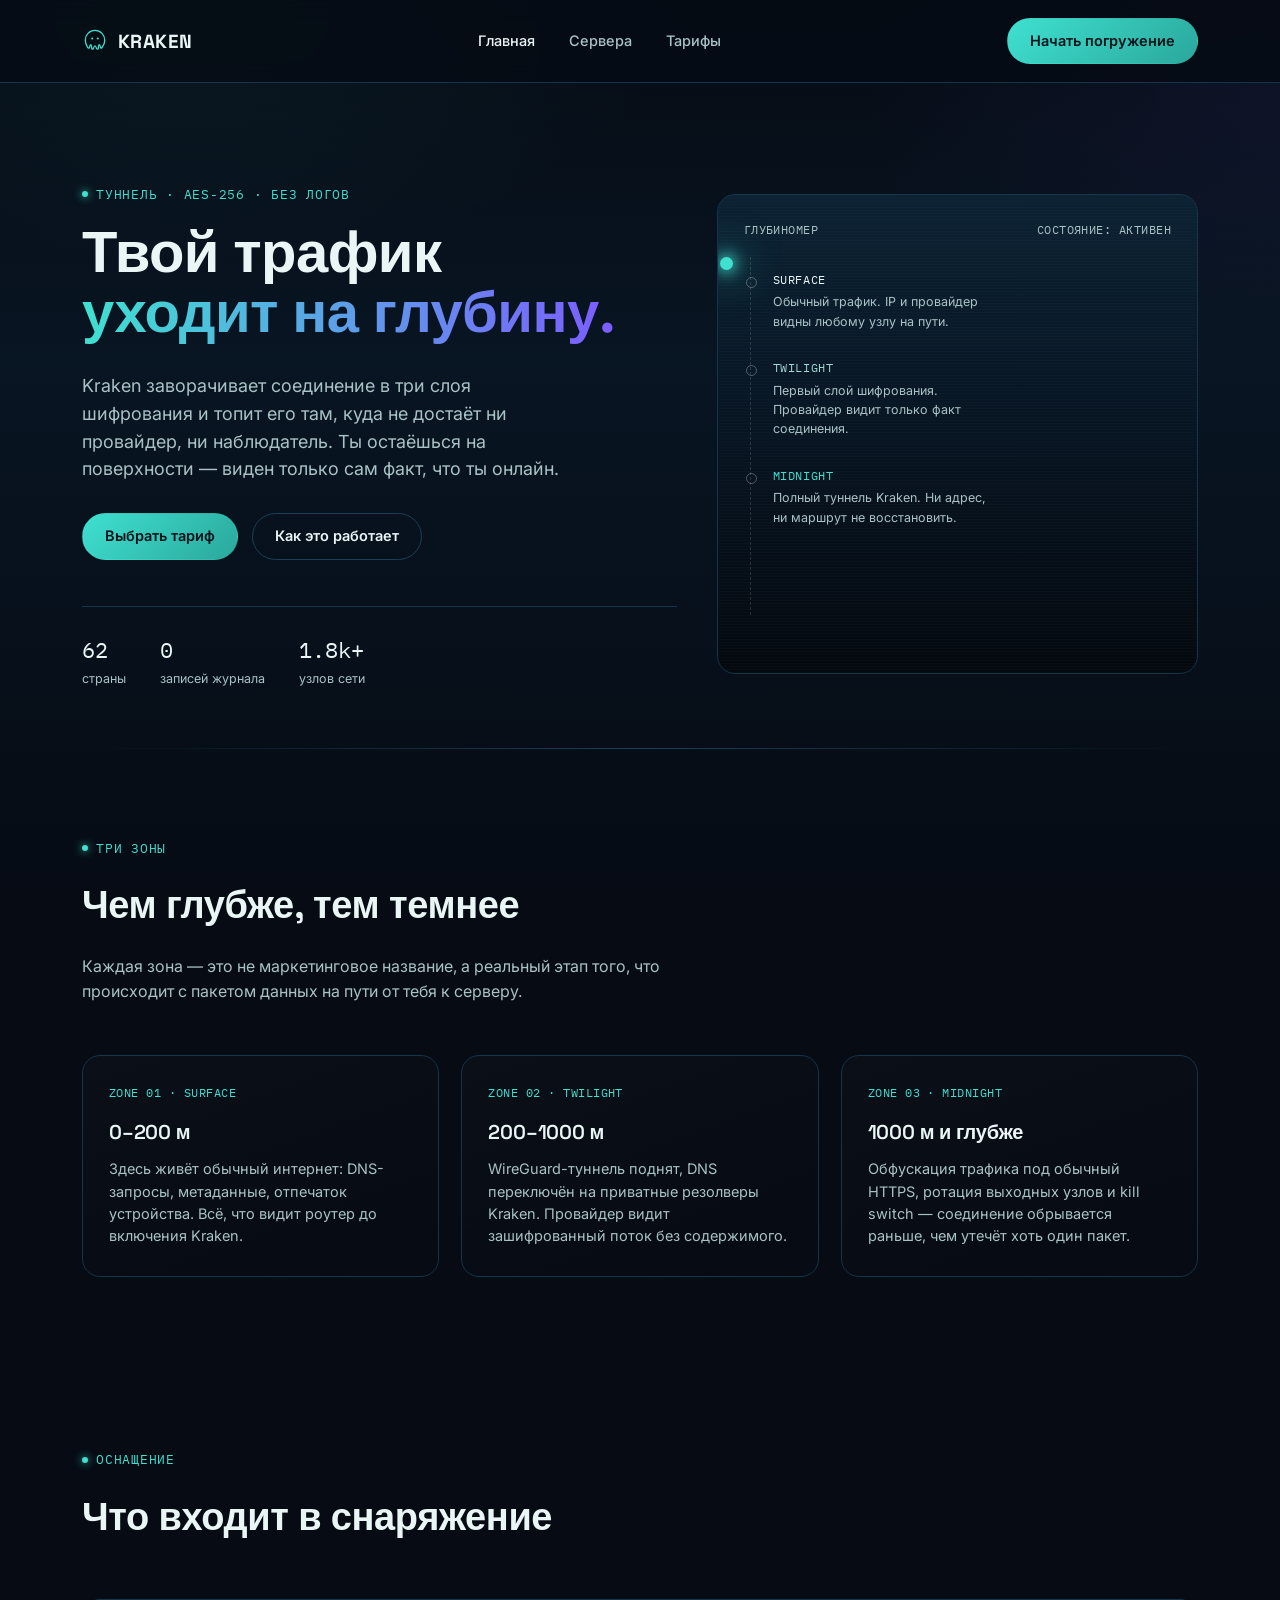
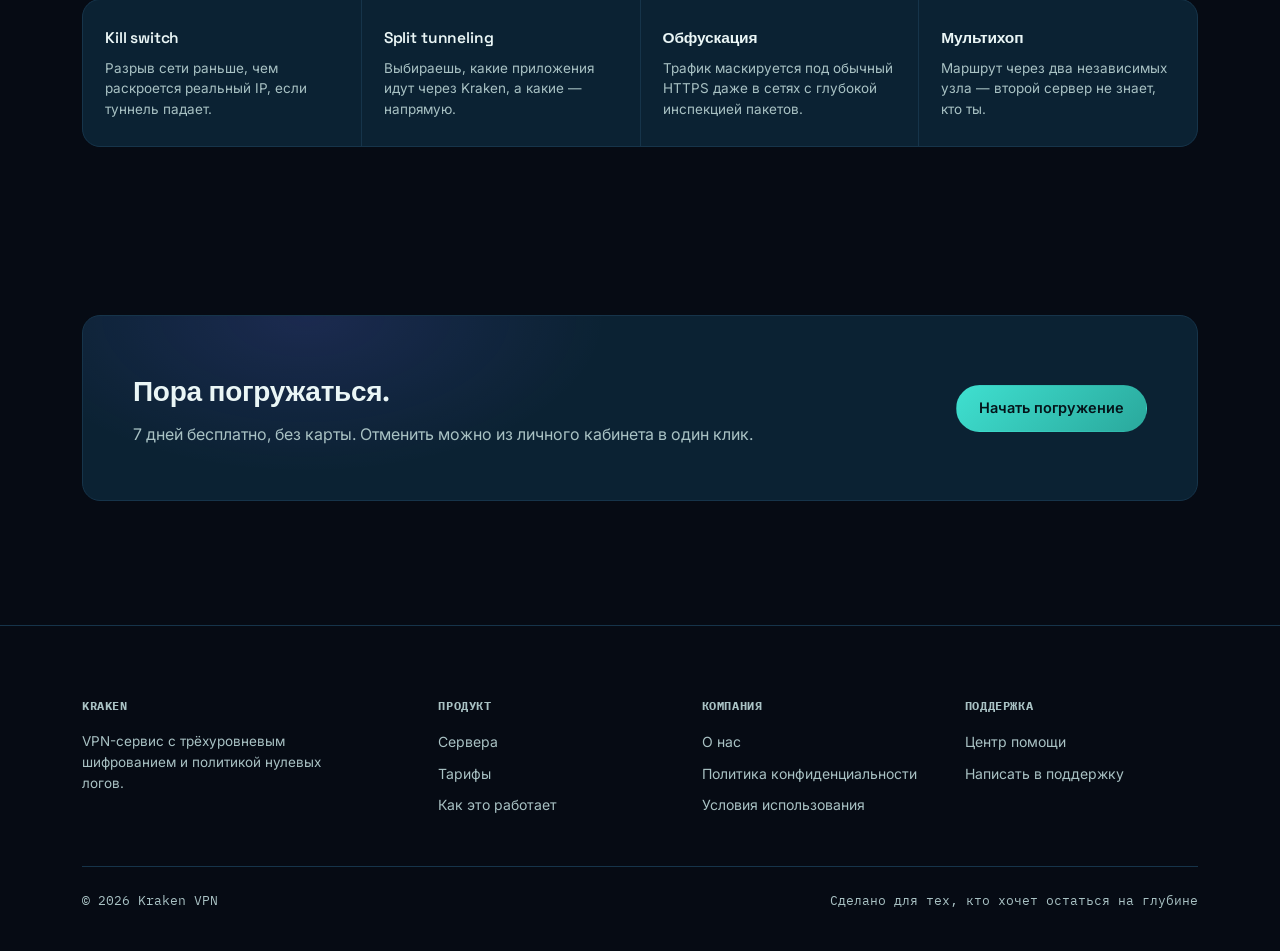
<file: index.html>
<!DOCTYPE html>
<html lang="ru">
<head>
<meta charset="UTF-8">
<meta name="viewport" content="width=device-width, initial-scale=1.0">
<title>Kraken — исчезни в глубине</title>
<meta name="description" content="Kraken VPN. Три зоны шифрования, один туннель — от поверхностного трафика до полной темноты.">
<link rel="stylesheet" href="style.css">
</head>
<body>

<nav class="nav">
  <div class="nav-inner">
    <a href="index.html" class="brand">
      <svg class="brand-mark" viewBox="0 0 32 32" fill="none">
        <path d="M16 3C9 3 4 8.5 4 15c0 4 1.8 6.8 3.2 9.3.5.9 1.8.7 2-.3.4-1.8 1-3.4 1.6-3.4.7 0 1 2.4 1.2 4.6.1 1 1.5 1.2 1.9.2.6-1.6 1.3-3.4 2.1-3.4s1.5 1.8 2.1 3.4c.4 1 1.8.8 1.9-.2.2-2.2.5-4.6 1.2-4.6.6 0 1.2 1.6 1.6 3.4.2 1 1.5 1.2 2-.3C26.2 21.8 28 19 28 15c0-6.5-5-12-12-12Z" stroke="#3fe0d0" stroke-width="1.6" stroke-linejoin="round"/>
        <circle cx="12.5" cy="13" r="1.3" fill="#3fe0d0"/>
        <circle cx="19.5" cy="13" r="1.3" fill="#3fe0d0"/>
      </svg>
      KRAKEN
    </a>
    <div class="nav-links">
      <a href="index.html" class="active">Главная</a>
      <a href="servers.html">Сервера</a>
      <a href="pricing.html">Тарифы</a>
    </div>
    <a href="pricing.html" class="btn btn-primary">Начать погружение</a>
  </div>
</nav>

<div class="wrap">

  <section class="hero">
    <div>
      <div class="eyebrow">Туннель · AES-256 · без логов</div>
      <h1>Твой трафик<br><span>уходит на глубину.</span></h1>
      <p class="lede">Kraken заворачивает соединение в три слоя шифрования и топит его там, куда не достаёт ни провайдер, ни наблюдатель. Ты остаёшься на поверхности — виден только сам факт, что ты онлайн.</p>
      <div class="hero-cta">
        <a href="pricing.html" class="btn btn-primary">Выбрать тариф</a>
        <a href="#zones" class="btn btn-ghost">Как это работает</a>
      </div>
      <div class="hero-stats">
        <div>
          <div class="num">62</div>
          <div class="lbl">страны</div>
        </div>
        <div>
          <div class="num">0</div>
          <div class="lbl">записей журнала</div>
        </div>
        <div>
          <div class="num">1.8k+</div>
          <div class="lbl">узлов сети</div>
        </div>
      </div>
    </div>

    <div class="gauge-frame">
      <div class="gauge-head">
        <span>ГЛУБИНОМЕР</span>
        <span>СОСТОЯНИЕ: АКТИВЕН</span>
      </div>
      <div class="gauge-track">
        <div class="signal-dot"></div>

        <div class="gauge-zone zone-surface">
          <div class="zname">Surface</div>
          <div class="zdesc">Обычный трафик. IP и провайдер видны любому узлу на пути.</div>
        </div>

        <div class="gauge-zone zone-twilight">
          <div class="zname">Twilight</div>
          <div class="zdesc">Первый слой шифрования. Провайдер видит только факт соединения.</div>
        </div>

        <div class="gauge-zone zone-midnight">
          <div class="zname">Midnight</div>
          <div class="zdesc">Полный туннель Kraken. Ни адрес, ни маршрут не восстановить.</div>
        </div>
      </div>
    </div>
  </section>

  <hr class="divider">

  <section id="zones">
    <div class="section-head">
      <div class="eyebrow">Три зоны</div>
      <h2>Чем глубже, тем темнее</h2>
      <p>Каждая зона — это не маркетинговое название, а реальный этап того, что происходит с пакетом данных на пути от тебя к серверу.</p>
    </div>
    <div class="zones-grid">
      <div class="zone-card">
        <div class="zi">ZONE 01 · SURFACE</div>
        <h3>0–200 м</h3>
        <p>Здесь живёт обычный интернет: DNS-запросы, метаданные, отпечаток устройства. Всё, что видит роутер до включения Kraken.</p>
      </div>
      <div class="zone-card">
        <div class="zi">ZONE 02 · TWILIGHT</div>
        <h3>200–1000 м</h3>
        <p>WireGuard-туннель поднят, DNS переключён на приватные резолверы Kraken. Провайдер видит зашифрованный поток без содержимого.</p>
      </div>
      <div class="zone-card">
        <div class="zi">ZONE 03 · MIDNIGHT</div>
        <h3>1000 м и глубже</h3>
        <p>Обфускация трафика под обычный HTTPS, ротация выходных узлов и kill switch — соединение обрывается раньше, чем утечёт хоть один пакет.</p>
      </div>
    </div>
  </section>

  <section>
    <div class="section-head">
      <div class="eyebrow">Оснащение</div>
      <h2>Что входит в снаряжение</h2>
    </div>
    <div class="feature-strip">
      <div class="feature-cell">
        <h4>Kill switch</h4>
        <p>Разрыв сети раньше, чем раскроется реальный IP, если туннель падает.</p>
      </div>
      <div class="feature-cell">
        <h4>Split tunneling</h4>
        <p>Выбираешь, какие приложения идут через Kraken, а какие — напрямую.</p>
      </div>
      <div class="feature-cell">
        <h4>Обфускация</h4>
        <p>Трафик маскируется под обычный HTTPS даже в сетях с глубокой инспекцией пакетов.</p>
      </div>
      <div class="feature-cell">
        <h4>Мультихоп</h4>
        <p>Маршрут через два независимых узла — второй сервер не знает, кто ты.</p>
      </div>
    </div>
  </section>

  <section>
    <div class="cta-band">
      <div>
        <h2>Пора погружаться.</h2>
        <p>7 дней бесплатно, без карты. Отменить можно из личного кабинета в один клик.</p>
      </div>
      <a href="pricing.html" class="btn btn-primary">Начать погружение</a>
    </div>
  </section>

</div>

<footer>
  <div class="wrap">
    <div class="footer-grid">
      <div class="footer-col">
        <h5>Kraken</h5>
        <p style="max-width: 260px; font-size: 13.5px;">VPN-сервис с трёхуровневым шифрованием и политикой нулевых логов.</p>
      </div>
      <div class="footer-col">
        <h5>Продукт</h5>
        <a href="servers.html">Сервера</a>
        <a href="pricing.html">Тарифы</a>
        <a href="index.html#zones">Как это работает</a>
      </div>
      <div class="footer-col">
        <h5>Компания</h5>
        <a href="#">О нас</a>
        <a href="#">Политика конфиденциальности</a>
        <a href="#">Условия использования</a>
      </div>
      <div class="footer-col">
        <h5>Поддержка</h5>
        <a href="#">Центр помощи</a>
        <a href="#">Написать в поддержку</a>
      </div>
    </div>
    <div class="footer-bottom">
      <span>© 2026 Kraken VPN</span>
      <span>Сделано для тех, кто хочет остаться на глубине</span>
    </div>
  </div>
</footer>

</body>
</html>
</file>
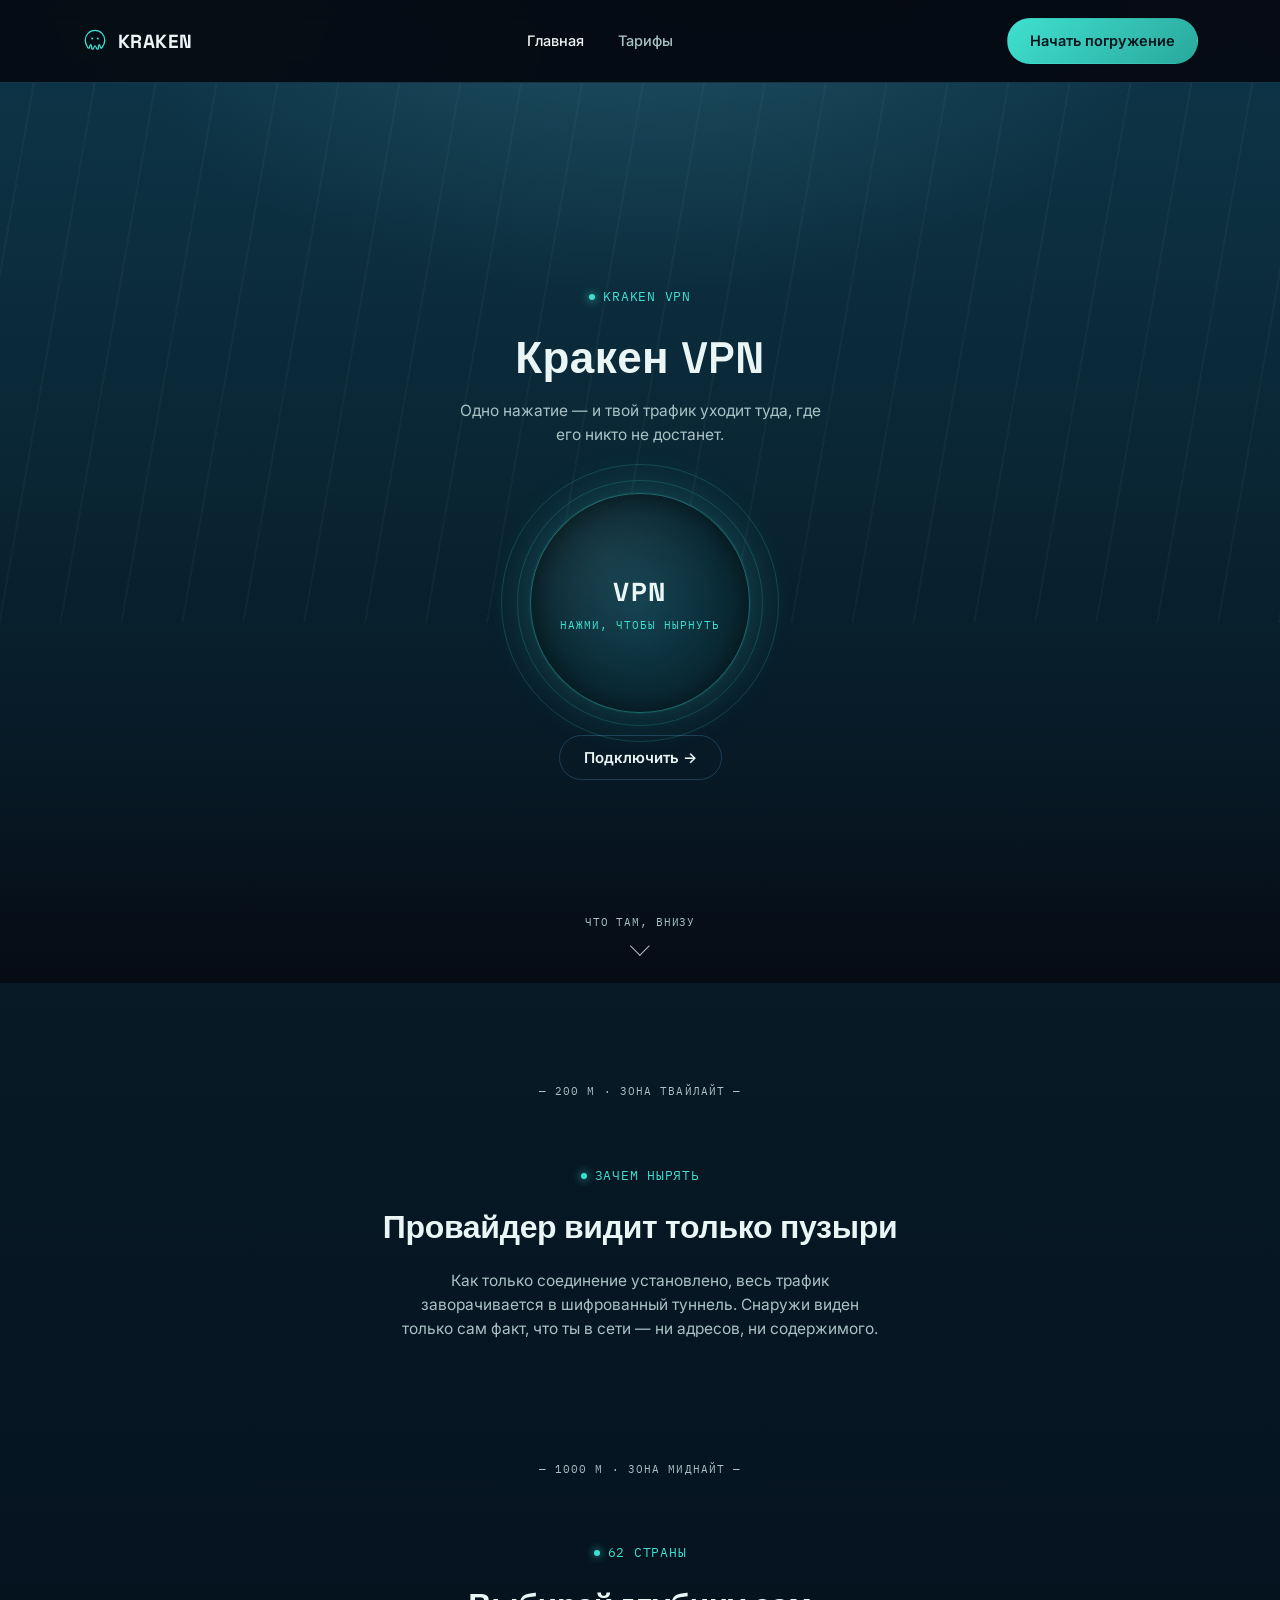
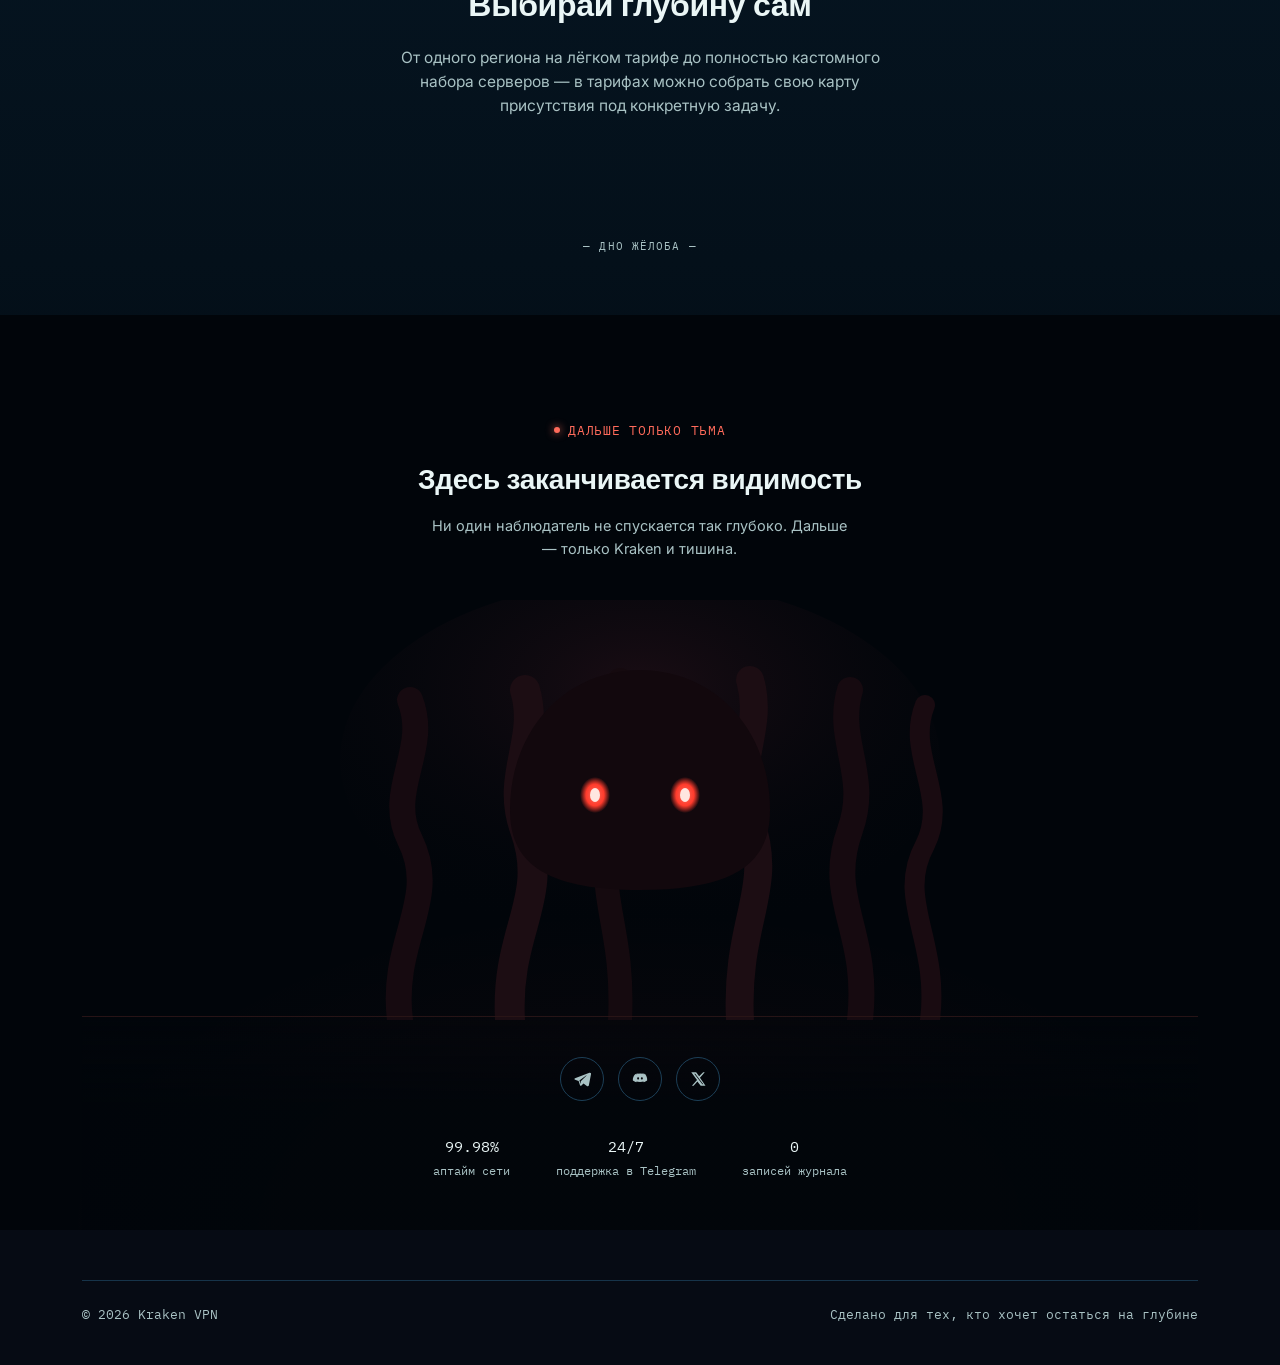
<file: kraken-vpn/index.html>
<!DOCTYPE html>
<html lang="ru">
<head>
<meta charset="UTF-8">
<meta name="viewport" content="width=device-width, initial-scale=1.0">
<title>Kraken VPN — Погрузись в тишину</title>
<meta name="description" content="Kraken VPN. Одна кнопка — и твой трафик уходит на глубину, где его никто не найдёт.">
<link rel="stylesheet" href="style.css">
</head>
<body class="dive">

<nav class="nav">
  <div class="nav-inner">
    <a href="index.html" class="brand">
      <svg class="brand-mark" viewBox="0 0 32 32" fill="none">
        <path d="M16 3C9 3 4 8.5 4 15c0 4 1.8 6.8 3.2 9.3.5.9 1.8.7 2-.3.4-1.8 1-3.4 1.6-3.4.7 0 1 2.4 1.2 4.6.1 1 1.5 1.2 1.9.2.6-1.6 1.3-3.4 2.1-3.4s1.5 1.8 2.1 3.4c.4 1 1.8.8 1.9-.2.2-2.2.5-4.6 1.2-4.6.6 0 1.2 1.6 1.6 3.4.2 1 1.5 1.2 2-.3C26.2 21.8 28 19 28 15c0-6.5-5-12-12-12Z" stroke="#3fe0d0" stroke-width="1.6" stroke-linejoin="round"/>
        <circle cx="12.5" cy="13" r="1.3" fill="#3fe0d0"/>
        <circle cx="19.5" cy="13" r="1.3" fill="#3fe0d0"/>
      </svg>
      KRAKEN
    </a>
    <div class="nav-links">
      <a href="index.html" class="active">Главная</a>
      <a href="pricing.html">Тарифы</a>
    </div>
    <a href="pricing.html" class="btn btn-primary">Начать погружение</a>
  </div>
</nav>

<!-- ============== HERO: THE SURFACE ============== -->
<section class="dive-hero">
  <div class="eyebrow">Kraken VPN</div>
  <h1 class="dive-title">Кракен VPN</h1>
  <p class="dive-sub">Одно нажатие — и твой трафик уходит туда, где его никто не достанет.</p>

  <a href="pricing.html" class="vpn-orb-link" aria-label="Подключить Kraken VPN — перейти к тарифам">
    <div class="vpn-orb">
      <div class="vpn-orb-ring"></div>
      <div class="vpn-orb-ring r2"></div>
      <div>
        <div class="vpn-orb-label">VPN</div>
        <div class="vpn-orb-sub">Нажми, чтобы нырнуть</div>
      </div>
    </div>
    <span class="connect-label">Подключить →</span>
  </a>

  <div class="scroll-hint">
    <span>Что там, внизу</span>
    <span class="chevron"></span>
  </div>
</section>

<!-- ============== OCEAN STORY: THE DESCENT ============== -->
<section class="ocean-story">
  <div class="wrap">

    <div class="depth-readout reveal">— 200 м · зона твайлайт —</div>

    <div class="story-block reveal">
      <div class="eyebrow">Зачем нырять</div>
      <h2>Провайдер видит только пузыри</h2>
      <p>Как только соединение установлено, весь трафик заворачивается в шифрованный туннель. Снаружи виден только сам факт, что ты в сети — ни адресов, ни содержимого.</p>
    </div>

    <div class="depth-readout reveal">— 1000 м · зона миднайт —</div>

    <div class="story-block reveal">
      <div class="eyebrow">62 страны</div>
      <h2>Выбирай глубину сам</h2>
      <p>От одного региона на лёгком тарифе до полностью кастомного набора серверов — в тарифах можно собрать свою карту присутствия под конкретную задачу.</p>
    </div>

    <div class="depth-readout reveal">— дно жёлоба —</div>

  </div>

  <!-- ============== TRENCH: THE KRAKEN ============== -->
  <div class="trench">
    <div class="wrap trench-inner">

      <div class="trench-caption reveal">
        <div class="eyebrow">Дальше только тьма</div>
        <h2>Здесь заканчивается видимость</h2>
        <p>Ни один наблюдатель не спускается так глубоко. Дальше — только Kraken и тишина.</p>
      </div>

      <svg class="trench-kraken" viewBox="0 0 720 420" fill="none" xmlns="http://www.w3.org/2000/svg">
        <defs>
          <radialGradient id="bodyGlow" cx="50%" cy="30%" r="70%">
            <stop offset="0%" stop-color="#1a0d14"/>
            <stop offset="100%" stop-color="#01050a" stop-opacity="0"/>
          </radialGradient>
          <radialGradient id="eyeGlowGrad" cx="50%" cy="50%" r="50%">
            <stop offset="0%" stop-color="#ff6b5b"/>
            <stop offset="60%" stop-color="#ff3b2c"/>
            <stop offset="100%" stop-color="#ff3b2c" stop-opacity="0"/>
          </radialGradient>
        </defs>

        <ellipse cx="360" cy="160" rx="300" ry="180" fill="url(#bodyGlow)"/>

        <!-- tentacles rising from the bottom edge -->
        <path class="tentacle" d="M120 420C110 340 160 300 130 240C105 190 150 150 130 100" stroke="#160a10" stroke-width="26" stroke-linecap="round"/>
        <path class="tentacle" d="M230 420C225 330 270 300 245 230C225 175 260 140 245 90" stroke="#1c0d13" stroke-width="30" stroke-linecap="round"/>
        <path class="tentacle" d="M340 420C345 320 310 290 335 220C355 170 320 130 340 80" stroke="#150a0f" stroke-width="24" stroke-linecap="round"/>
        <path class="tentacle" d="M460 420C455 320 495 290 470 220C450 170 485 130 470 80" stroke="#1c0d13" stroke-width="28" stroke-linecap="round"/>
        <path class="tentacle" d="M580 420C590 330 545 300 570 230C590 175 555 140 570 90" stroke="#160a10" stroke-width="26" stroke-linecap="round"/>
        <path class="tentacle" d="M650 420C660 340 615 300 645 245C670 195 625 155 645 105" stroke="#190b11" stroke-width="20" stroke-linecap="round"/>

        <!-- head silhouette -->
        <path d="M230 210C230 130 285 70 360 70C435 70 490 130 490 210C490 260 460 290 360 290C260 290 230 260 230 210Z" fill="#12080d"/>

        <!-- eyes -->
        <ellipse class="eye" cx="315" cy="195" rx="15" ry="18" fill="url(#eyeGlowGrad)"/>
        <ellipse class="eye" cx="405" cy="195" rx="15" ry="18" fill="url(#eyeGlowGrad)"/>
        <ellipse cx="315" cy="195" rx="5" ry="7" fill="#ffe6e0"/>
        <ellipse cx="405" cy="195" rx="5" ry="7" fill="#ffe6e0"/>
      </svg>

      <div class="trench-bottom">
        <div class="social-row">
          <a href="#" class="social-btn" aria-label="Telegram">
            <svg viewBox="0 0 24 24" fill="currentColor"><path d="M21.9 3.6 2.7 11c-1 .4-1 1.7.1 2l4.7 1.5 1.8 5.8c.3.9 1.4 1.1 2 .4l2.7-2.8 4.9 3.6c.8.6 2 .2 2.2-.8l3-15.5c.2-1.1-.9-2-2.2-1.6ZM8.5 14l9-6.8c.3-.2.6.2.3.4l-7.4 7.4-.3 3.6-1.4-4.6Z"/></svg>
          </a>
          <a href="#" class="social-btn" aria-label="Discord">
            <svg viewBox="0 0 24 24" fill="currentColor"><path d="M19.5 5.5c-1.3-.6-2.6-1-4-1.3l-.2.4c1.3.4 2.5.9 3.6 1.6-2-1-4.2-1.5-6.4-1.5s-4.4.5-6.4 1.5c1.1-.7 2.3-1.2 3.6-1.6l-.2-.4c-1.4.3-2.7.7-4 1.3C3 8.4 2.2 11.2 2.5 14c1.5 1.1 3 1.8 4.5 2.2l.5-1c-.8-.3-1.5-.6-2.2-1.1.2.1.4.3.6.4 1.9 1 4.1 1.5 6.1 1.5s4.2-.5 6.1-1.5c.2-.1.4-.2.6-.4-.7.4-1.4.8-2.2 1.1l.5 1c1.5-.4 3-1.1 4.5-2.2.4-3.3-.6-6-2.5-8.5ZM9.5 12.8c-.7 0-1.3-.7-1.3-1.5s.6-1.5 1.3-1.5 1.3.7 1.3 1.5-.6 1.5-1.3 1.5Zm5 0c-.7 0-1.3-.7-1.3-1.5s.6-1.5 1.3-1.5 1.3.7 1.3 1.5-.6 1.5-1.3 1.5Z"/></svg>
          </a>
          <a href="#" class="social-btn" aria-label="Twitter / X">
            <svg viewBox="0 0 24 24" fill="currentColor"><path d="M18.9 3H21l-6.4 7.3L22 21h-6.4l-4.4-5.7L6.1 21H3.9l6.8-7.8L3 3h6.5l4 5.3L18.9 3Zm-1.1 16h1.2L8.3 4.9H7l10.8 14.1Z"/></svg>
          </a>
        </div>
        <div class="trench-info">
          <div><div class="v mono">99.98%</div>аптайм сети</div>
          <div><div class="v mono">24/7</div>поддержка в Telegram</div>
          <div><div class="v mono">0</div>записей журнала</div>
        </div>
      </div>
    </div>
  </div>
</section>

<footer style="margin-top: 0; border-top: none;">
  <div class="wrap">
    <div class="footer-bottom">
      <span>© 2026 Kraken VPN</span>
      <span>Сделано для тех, кто хочет остаться на глубине</span>
    </div>
  </div>
</footer>

<script src="script.js"></script>
</body>
</html>
</file>
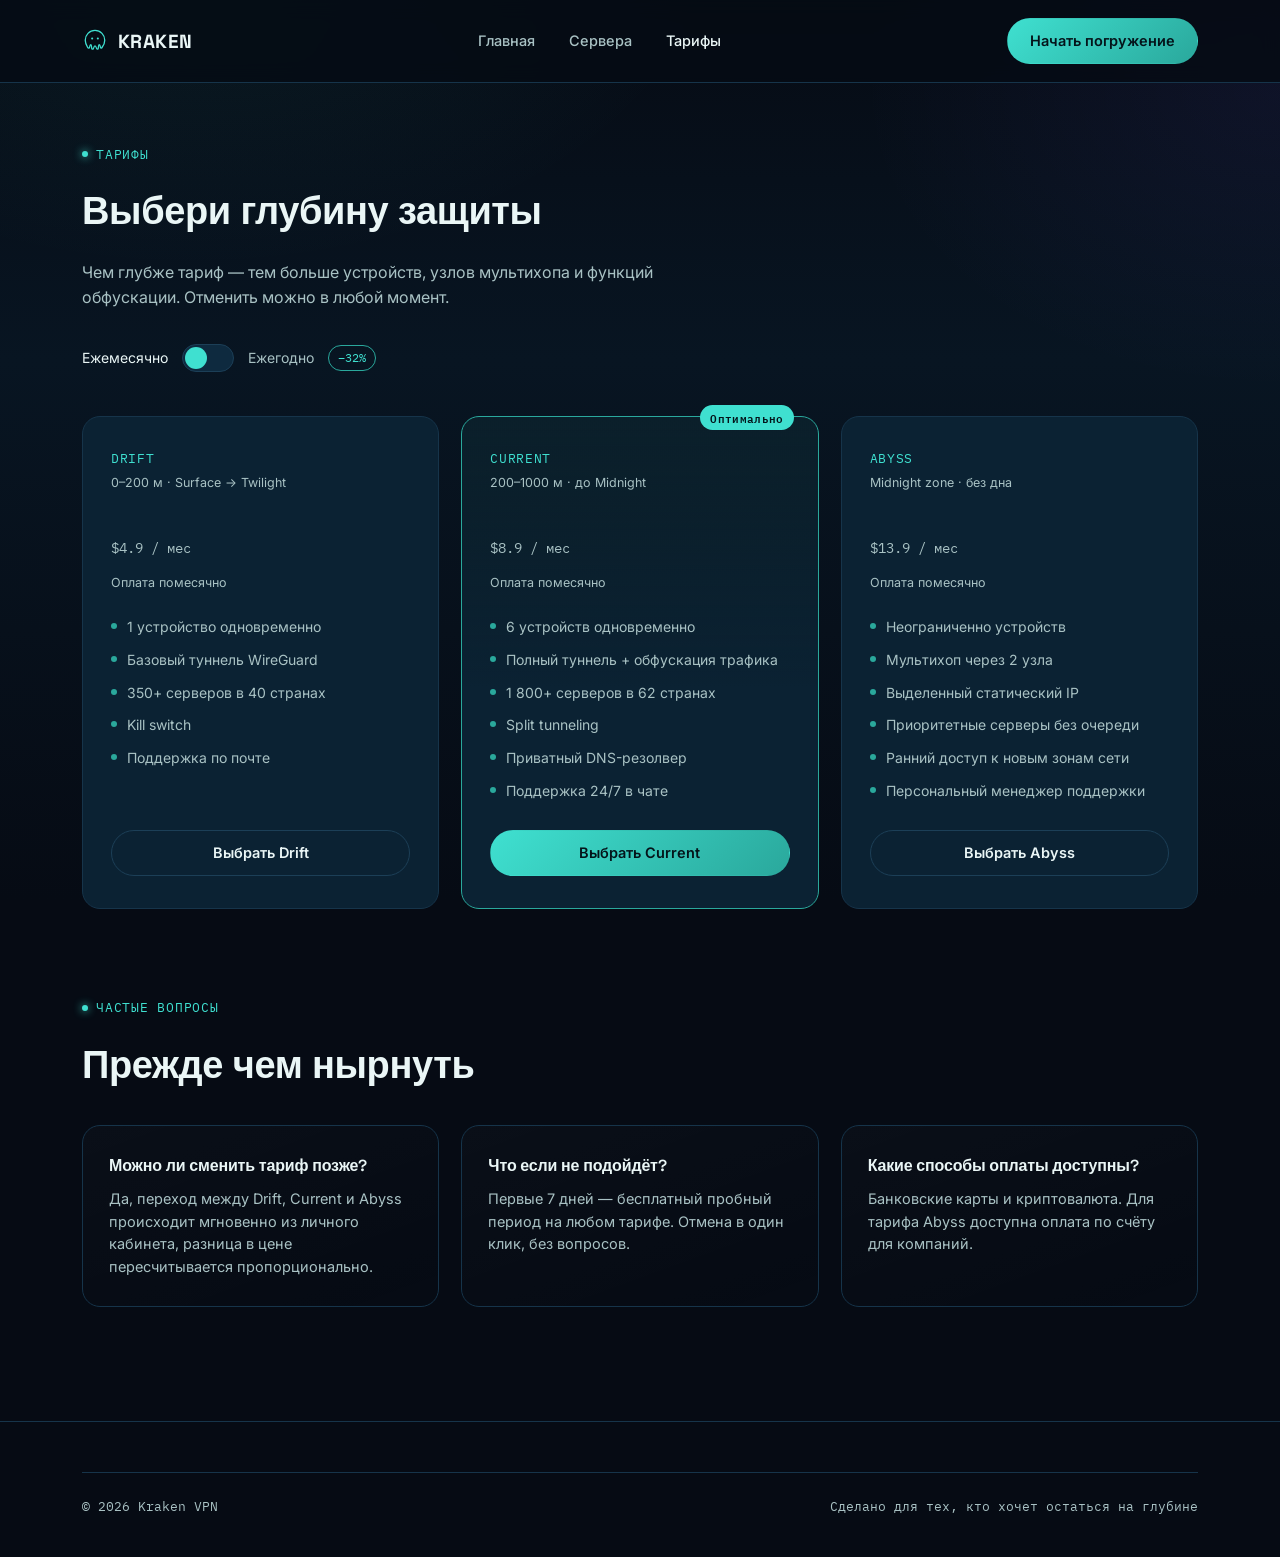
<file: pricing.html>
<!DOCTYPE html>
<html lang="ru">
<head>
<meta charset="UTF-8">
<meta name="viewport" content="width=device-width, initial-scale=1.0">
<title>Тарифы — Kraken</title>
<meta name="description" content="Тарифы Kraken VPN: Drift, Current и Abyss. Выбери глубину защиты.">
<link rel="stylesheet" href="style.css">
</head>
<body>

<nav class="nav">
  <div class="nav-inner">
    <a href="index.html" class="brand">
      <svg class="brand-mark" viewBox="0 0 32 32" fill="none">
        <path d="M16 3C9 3 4 8.5 4 15c0 4 1.8 6.8 3.2 9.3.5.9 1.8.7 2-.3.4-1.8 1-3.4 1.6-3.4.7 0 1 2.4 1.2 4.6.1 1 1.5 1.2 1.9.2.6-1.6 1.3-3.4 2.1-3.4s1.5 1.8 2.1 3.4c.4 1 1.8.8 1.9-.2.2-2.2.5-4.6 1.2-4.6.6 0 1.2 1.6 1.6 3.4.2 1 1.5 1.2 2-.3C26.2 21.8 28 19 28 15c0-6.5-5-12-12-12Z" stroke="#3fe0d0" stroke-width="1.6" stroke-linejoin="round"/>
        <circle cx="12.5" cy="13" r="1.3" fill="#3fe0d0"/>
        <circle cx="19.5" cy="13" r="1.3" fill="#3fe0d0"/>
      </svg>
      KRAKEN
    </a>
    <div class="nav-links">
      <a href="index.html">Главная</a>
      <a href="servers.html">Сервера</a>
      <a href="pricing.html" class="active">Тарифы</a>
    </div>
    <a href="#plans" class="btn btn-primary">Начать погружение</a>
  </div>
</nav>

<div class="wrap" style="padding-top: 56px;" id="plans">

  <div class="section-head" style="margin-bottom: 34px;">
    <div class="eyebrow">Тарифы</div>
    <h2>Выбери глубину защиты</h2>
    <p>Чем глубже тариф — тем больше устройств, узлов мультихопа и функций обфускации. Отменить можно в любой момент.</p>
  </div>

  <div class="toggle-row">
    <span class="toggle-label active" id="labelMonthly">Ежемесячно</span>
    <div class="toggle" id="billingToggle"><div class="knob"></div></div>
    <span class="toggle-label" id="labelYearly">Ежегодно</span>
    <span class="save-badge">−32%</span>
  </div>

  <div class="plans">

    <div class="plan-card">
      <div class="plan-name">Drift</div>
      <div class="plan-depth">0–200 м · Surface → Twilight</div>
      <div class="plan-price"><span class="mono">$</span><span class="price-val" data-monthly="4.9" data-yearly="3.3">4.9</span><span> / мес</span></div>
      <div class="plan-cycle-note billing-note">Оплата помесячно</div>
      <ul class="plan-features">
        <li>1 устройство одновременно</li>
        <li>Базовый туннель WireGuard</li>
        <li>350+ серверов в 40 странах</li>
        <li>Kill switch</li>
        <li>Поддержка по почте</li>
      </ul>
      <a href="#" class="btn btn-ghost">Выбрать Drift</a>
    </div>

    <div class="plan-card featured">
      <div class="plan-tag">Оптимально</div>
      <div class="plan-name">Current</div>
      <div class="plan-depth">200–1000 м · до Midnight</div>
      <div class="plan-price"><span class="mono">$</span><span class="price-val" data-monthly="8.9" data-yearly="6.1">8.9</span><span> / мес</span></div>
      <div class="plan-cycle-note billing-note">Оплата помесячно</div>
      <ul class="plan-features">
        <li>6 устройств одновременно</li>
        <li>Полный туннель + обфускация трафика</li>
        <li>1 800+ серверов в 62 странах</li>
        <li>Split tunneling</li>
        <li>Приватный DNS-резолвер</li>
        <li>Поддержка 24/7 в чате</li>
      </ul>
      <a href="#" class="btn btn-primary">Выбрать Current</a>
    </div>

    <div class="plan-card">
      <div class="plan-name">Abyss</div>
      <div class="plan-depth">Midnight zone · без дна</div>
      <div class="plan-price"><span class="mono">$</span><span class="price-val" data-monthly="13.9" data-yearly="9.4">13.9</span><span> / мес</span></div>
      <div class="plan-cycle-note billing-note">Оплата помесячно</div>
      <ul class="plan-features">
        <li>Неограниченно устройств</li>
        <li>Мультихоп через 2 узла</li>
        <li>Выделенный статический IP</li>
        <li>Приоритетные серверы без очереди</li>
        <li>Ранний доступ к новым зонам сети</li>
        <li>Персональный менеджер поддержки</li>
      </ul>
      <a href="#" class="btn btn-ghost">Выбрать Abyss</a>
    </div>

  </div>

  <section>
    <div class="section-head" style="margin-bottom: 30px;">
      <div class="eyebrow">Частые вопросы</div>
      <h2>Прежде чем нырнуть</h2>
    </div>
    <div class="zones-grid">
      <div class="zone-card">
        <h3 style="font-size:16px;">Можно ли сменить тариф позже?</h3>
        <p>Да, переход между Drift, Current и Abyss происходит мгновенно из личного кабинета, разница в цене пересчитывается пропорционально.</p>
      </div>
      <div class="zone-card">
        <h3 style="font-size:16px;">Что если не подойдёт?</h3>
        <p>Первые 7 дней — бесплатный пробный период на любом тарифе. Отмена в один клик, без вопросов.</p>
      </div>
      <div class="zone-card">
        <h3 style="font-size:16px;">Какие способы оплаты доступны?</h3>
        <p>Банковские карты и криптовалюта. Для тарифа Abyss доступна оплата по счёту для компаний.</p>
      </div>
    </div>
  </section>

</div>

<footer style="margin-top: 30px;">
  <div class="wrap">
    <div class="footer-bottom">
      <span>© 2026 Kraken VPN</span>
      <span>Сделано для тех, кто хочет остаться на глубине</span>
    </div>
  </div>
</footer>

<script src="script.js"></script>
</body>
</html>
</file>
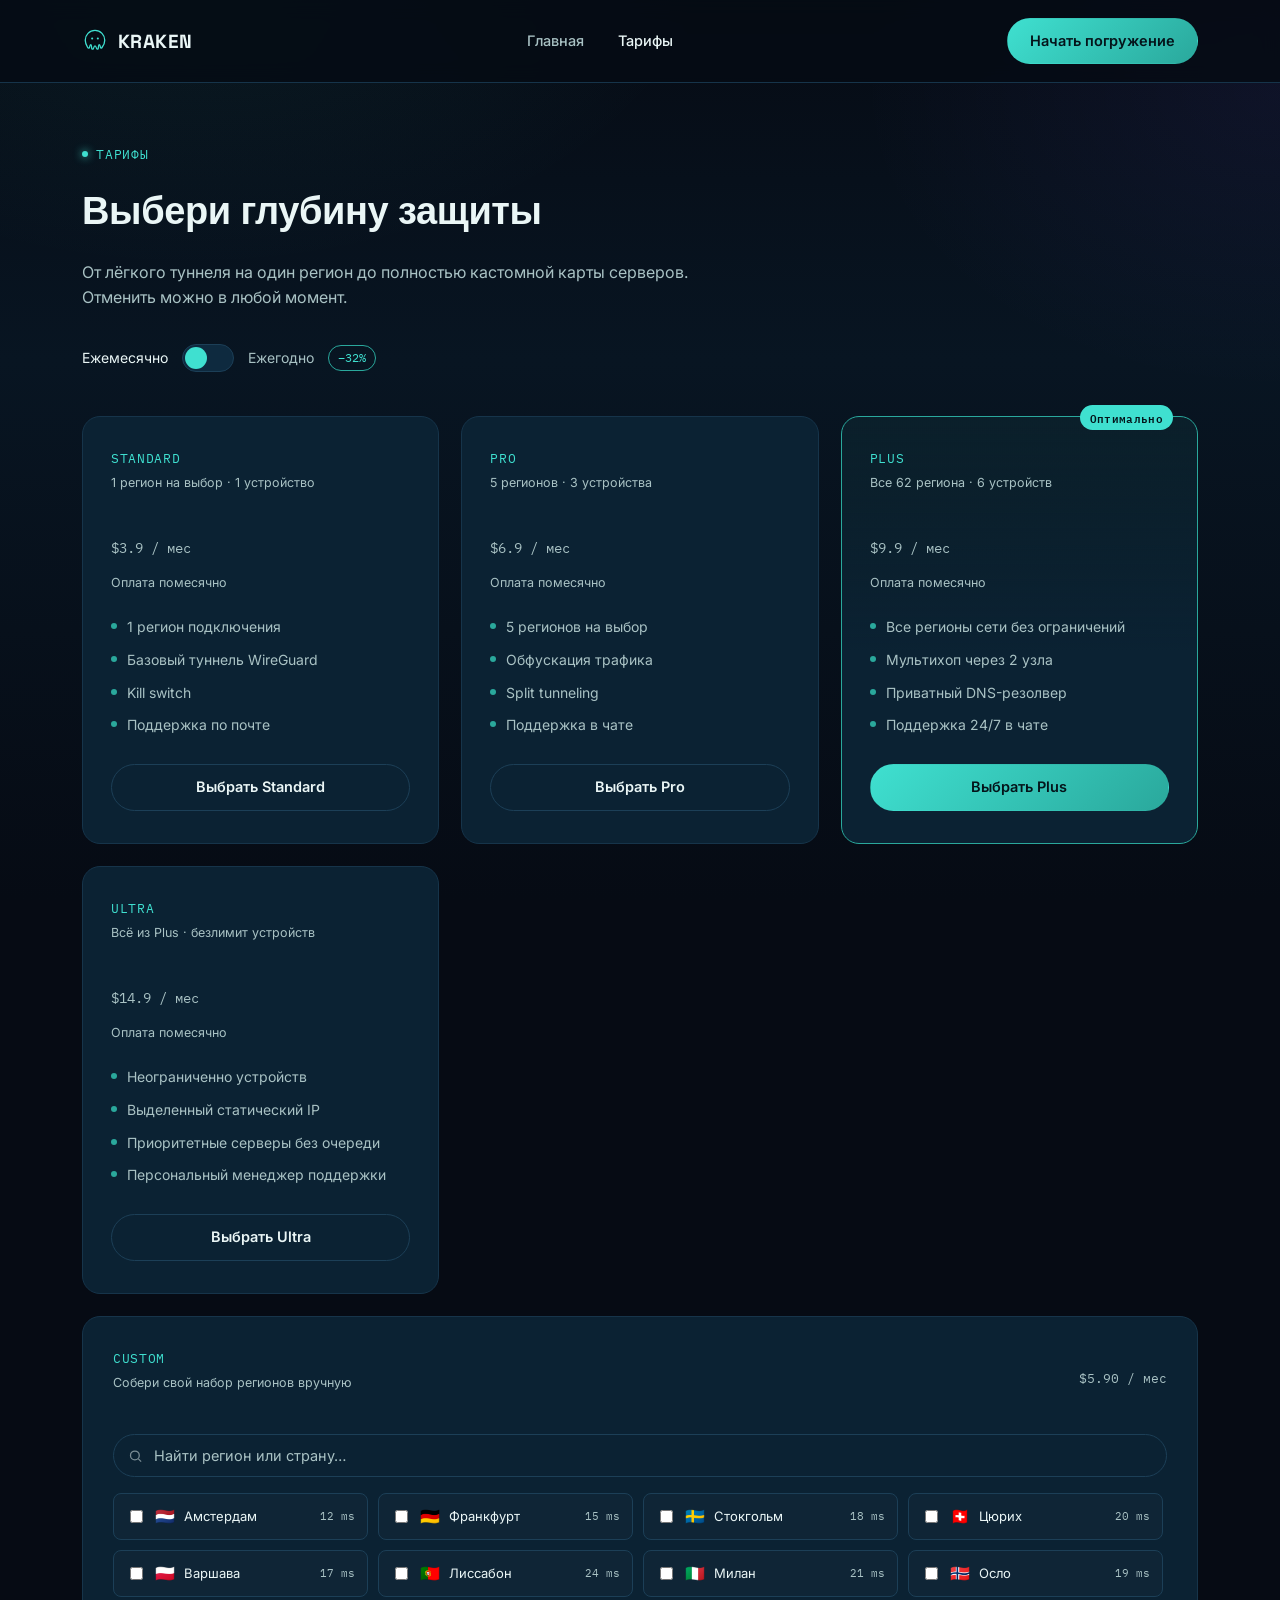
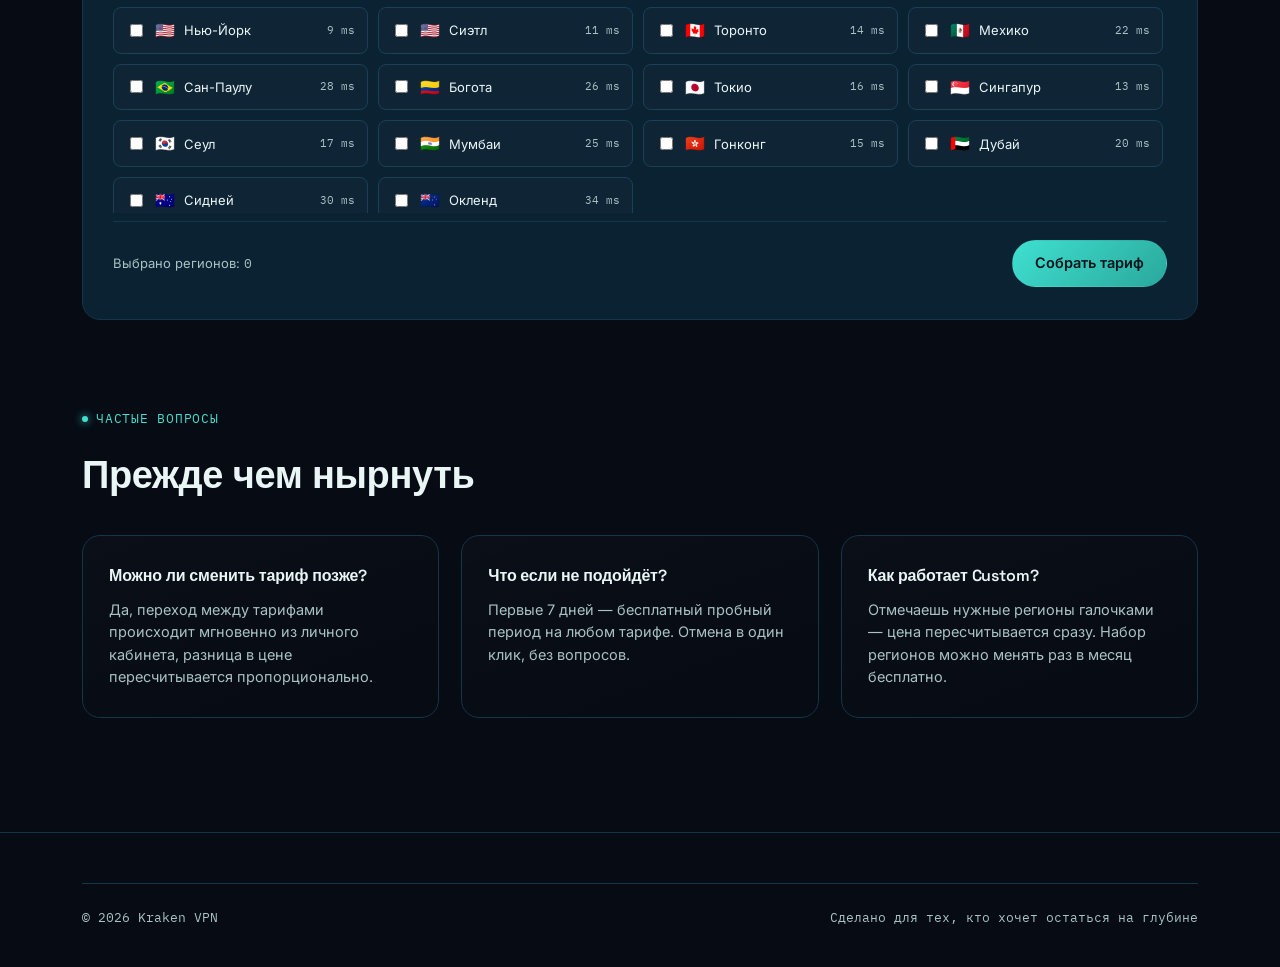
<file: kraken-vpn/pricing.html>
<!DOCTYPE html>
<html lang="ru">
<head>
<meta charset="UTF-8">
<meta name="viewport" content="width=device-width, initial-scale=1.0">
<title>Тарифы — Kraken VPN</title>
<meta name="description" content="Тарифы Kraken VPN: Standard, Pro, Plus, Ultra и Custom с собственным набором регионов.">
<link rel="stylesheet" href="style.css">
</head>
<body>

<nav class="nav">
  <div class="nav-inner">
    <a href="index.html" class="brand">
      <svg class="brand-mark" viewBox="0 0 32 32" fill="none">
        <path d="M16 3C9 3 4 8.5 4 15c0 4 1.8 6.8 3.2 9.3.5.9 1.8.7 2-.3.4-1.8 1-3.4 1.6-3.4.7 0 1 2.4 1.2 4.6.1 1 1.5 1.2 1.9.2.6-1.6 1.3-3.4 2.1-3.4s1.5 1.8 2.1 3.4c.4 1 1.8.8 1.9-.2.2-2.2.5-4.6 1.2-4.6.6 0 1.2 1.6 1.6 3.4.2 1 1.5 1.2 2-.3C26.2 21.8 28 19 28 15c0-6.5-5-12-12-12Z" stroke="#3fe0d0" stroke-width="1.6" stroke-linejoin="round"/>
        <circle cx="12.5" cy="13" r="1.3" fill="#3fe0d0"/>
        <circle cx="19.5" cy="13" r="1.3" fill="#3fe0d0"/>
      </svg>
      KRAKEN
    </a>
    <div class="nav-links">
      <a href="index.html">Главная</a>
      <a href="pricing.html" class="active">Тарифы</a>
    </div>
    <a href="#plans" class="btn btn-primary">Начать погружение</a>
  </div>
</nav>

<div class="wrap" style="padding-top: 56px;" id="plans">

  <div class="section-head" style="margin-bottom: 34px;">
    <div class="eyebrow">Тарифы</div>
    <h2>Выбери глубину защиты</h2>
    <p>От лёгкого туннеля на один регион до полностью кастомной карты серверов. Отменить можно в любой момент.</p>
  </div>

  <div class="toggle-row">
    <span class="toggle-label active" id="labelMonthly">Ежемесячно</span>
    <div class="toggle" id="billingToggle"><div class="knob"></div></div>
    <span class="toggle-label" id="labelYearly">Ежегодно</span>
    <span class="save-badge">−32%</span>
  </div>

  <div class="plans">

    <div class="plan-card">
      <div class="plan-name">Standard</div>
      <div class="plan-depth">1 регион на выбор · 1 устройство</div>
      <div class="plan-price"><span class="mono">$</span><span class="price-val" data-monthly="3.9" data-yearly="2.6">3.9</span><span> / мес</span></div>
      <div class="plan-cycle-note billing-note">Оплата помесячно</div>
      <ul class="plan-features">
        <li>1 регион подключения</li>
        <li>Базовый туннель WireGuard</li>
        <li>Kill switch</li>
        <li>Поддержка по почте</li>
      </ul>
      <a href="#" class="btn btn-ghost">Выбрать Standard</a>
    </div>

    <div class="plan-card">
      <div class="plan-name">Pro</div>
      <div class="plan-depth">5 регионов · 3 устройства</div>
      <div class="plan-price"><span class="mono">$</span><span class="price-val" data-monthly="6.9" data-yearly="4.7">6.9</span><span> / мес</span></div>
      <div class="plan-cycle-note billing-note">Оплата помесячно</div>
      <ul class="plan-features">
        <li>5 регионов на выбор</li>
        <li>Обфускация трафика</li>
        <li>Split tunneling</li>
        <li>Поддержка в чате</li>
      </ul>
      <a href="#" class="btn btn-ghost">Выбрать Pro</a>
    </div>

    <div class="plan-card featured">
      <div class="plan-tag">Оптимально</div>
      <div class="plan-name">Plus</div>
      <div class="plan-depth">Все 62 региона · 6 устройств</div>
      <div class="plan-price"><span class="mono">$</span><span class="price-val" data-monthly="9.9" data-yearly="6.7">9.9</span><span> / мес</span></div>
      <div class="plan-cycle-note billing-note">Оплата помесячно</div>
      <ul class="plan-features">
        <li>Все регионы сети без ограничений</li>
        <li>Мультихоп через 2 узла</li>
        <li>Приватный DNS-резолвер</li>
        <li>Поддержка 24/7 в чате</li>
      </ul>
      <a href="#" class="btn btn-primary">Выбрать Plus</a>
    </div>

    <div class="plan-card">
      <div class="plan-name">Ultra</div>
      <div class="plan-depth">Всё из Plus · безлимит устройств</div>
      <div class="plan-price"><span class="mono">$</span><span class="price-val" data-monthly="14.9" data-yearly="10.1">14.9</span><span> / мес</span></div>
      <div class="plan-cycle-note billing-note">Оплата помесячно</div>
      <ul class="plan-features">
        <li>Неограниченно устройств</li>
        <li>Выделенный статический IP</li>
        <li>Приоритетные серверы без очереди</li>
        <li>Персональный менеджер поддержки</li>
      </ul>
      <a href="#" class="btn btn-ghost">Выбрать Ultra</a>
    </div>

  </div>

  <!-- ============== CUSTOM PLAN — region picker ============== -->
  <div class="custom-plan">
    <div class="custom-plan-head">
      <div>
        <div class="plan-name">Custom</div>
        <div class="plan-depth">Собери свой набор регионов вручную</div>
      </div>
      <div class="custom-plan-price">
        <span class="mono">$</span><span id="customPrice">5.90</span><span> / мес</span>
      </div>
    </div>

    <div class="search-box region-search">
      <svg viewBox="0 0 24 24" fill="none" stroke="currentColor" stroke-width="2">
        <circle cx="11" cy="11" r="7"/>
        <line x1="21" y1="21" x2="16.65" y2="16.65"/>
      </svg>
      <input type="text" id="regionSearch" placeholder="Найти регион или страну…">
    </div>

    <div class="region-grid" id="regionGrid"></div>

    <div class="custom-plan-footer">
      <span>Выбрано регионов: <span id="regionCount" class="mono">0</span></span>
      <a href="#" class="btn btn-primary">Собрать тариф</a>
    </div>
  </div>

  <section>
    <div class="section-head" style="margin-bottom: 30px;">
      <div class="eyebrow">Частые вопросы</div>
      <h2>Прежде чем нырнуть</h2>
    </div>
    <div class="zones-grid">
      <div class="zone-card">
        <h3 style="font-size:16px;">Можно ли сменить тариф позже?</h3>
        <p>Да, переход между тарифами происходит мгновенно из личного кабинета, разница в цене пересчитывается пропорционально.</p>
      </div>
      <div class="zone-card">
        <h3 style="font-size:16px;">Что если не подойдёт?</h3>
        <p>Первые 7 дней — бесплатный пробный период на любом тарифе. Отмена в один клик, без вопросов.</p>
      </div>
      <div class="zone-card">
        <h3 style="font-size:16px;">Как работает Custom?</h3>
        <p>Отмечаешь нужные регионы галочками — цена пересчитывается сразу. Набор регионов можно менять раз в месяц бесплатно.</p>
      </div>
    </div>
  </section>

</div>

<footer style="margin-top: 30px;">
  <div class="wrap">
    <div class="footer-bottom">
      <span>© 2026 Kraken VPN</span>
      <span>Сделано для тех, кто хочет остаться на глубине</span>
    </div>
  </div>
</footer>

<script src="script.js"></script>
</body>
</html>
</file>
<file: style.css>
/* ============================================================
   KRAKEN — design tokens
   ============================================================ */

@import url('https://fonts.googleapis.com/css2?family=Space+Grotesk:wght@400;500;600;700&family=Inter:wght@400;500;600&family=IBM+Plex+Mono:wght@400;500&display=swap');

:root {
  /* colour */
  --abyss:        #060b14;
  --depth:         #0b2233;
  --depth-2:       #0e2a3f;
  --twilight:      #16344a;
  --twilight-soft: #1c3f57;
  --bioluminet:    #3fe0d0;
  --bioluminet-dim:#2aa89c;
  --ink-violet:    #7c5cff;
  --foam:          #eaf6f6;
  --foam-dim:      #a9c2c4;
  --coral:         #ff6b5b;

  /* type */
  --font-display: 'Space Grotesk', sans-serif;
  --font-body: 'Inter', sans-serif;
  --font-mono: 'IBM Plex Mono', monospace;

  /* layout */
  --maxw: 1180px;
  --radius: 10px;
  --radius-lg: 18px;
}

* { box-sizing: border-box; }

html {
  scroll-behavior: smooth;
}

@media (prefers-reduced-motion: reduce) {
  html { scroll-behavior: auto; }
  *, *::before, *::after {
    animation-duration: 0.001ms !important;
    animation-iteration-count: 1 !important;
    transition-duration: 0.001ms !important;
  }
}

body {
  margin: 0;
  background: var(--abyss);
  color: var(--foam);
  font-family: var(--font-body);
  font-size: 16px;
  line-height: 1.55;
  -webkit-font-smoothing: antialiased;
}

/* subtle depth-gradient wash behind everything */
body::before {
  content: '';
  position: fixed;
  inset: 0;
  z-index: -1;
  background:
    radial-gradient(ellipse 900px 600px at 15% -10%, rgba(63,224,208,0.08), transparent 60%),
    radial-gradient(ellipse 700px 500px at 100% 10%, rgba(124,92,255,0.07), transparent 60%),
    linear-gradient(180deg, #060b14 0%, #081522 40%, #060b14 100%);
}

h1, h2, h3, h4 {
  font-family: var(--font-display);
  font-weight: 600;
  margin: 0 0 0.5em 0;
  letter-spacing: -0.01em;
}

p { margin: 0 0 1em 0; color: var(--foam-dim); }

a { color: inherit; text-decoration: none; }

.mono { font-family: var(--font-mono); }

.wrap {
  max-width: var(--maxw);
  margin: 0 auto;
  padding: 0 32px;
}

/* ---------- nav ---------- */

.nav {
  position: sticky;
  top: 0;
  z-index: 50;
  background: rgba(6,11,20,0.82);
  backdrop-filter: blur(10px);
  border-bottom: 1px solid var(--twilight);
}

.nav-inner {
  max-width: var(--maxw);
  margin: 0 auto;
  padding: 18px 32px;
  display: flex;
  align-items: center;
  justify-content: space-between;
}

.brand {
  display: flex;
  align-items: center;
  gap: 10px;
  font-family: var(--font-display);
  font-weight: 700;
  font-size: 19px;
  letter-spacing: 0.02em;
  color: var(--foam);
}

.brand-mark {
  width: 26px;
  height: 26px;
  flex-shrink: 0;
}

.nav-links {
  display: flex;
  align-items: center;
  gap: 34px;
  font-size: 14.5px;
  font-weight: 500;
  color: var(--foam-dim);
}

.nav-links a { transition: color 0.2s ease; }
.nav-links a:hover { color: var(--bioluminet); }
.nav-links a.active { color: var(--foam); }

.btn {
  display: inline-flex;
  align-items: center;
  justify-content: center;
  gap: 8px;
  padding: 11px 22px;
  border-radius: 999px;
  font-family: var(--font-body);
  font-weight: 600;
  font-size: 14.5px;
  cursor: pointer;
  border: 1px solid transparent;
  transition: transform 0.15s ease, box-shadow 0.2s ease, background 0.2s ease, border-color 0.2s ease;
}

.btn-primary {
  background: linear-gradient(135deg, var(--bioluminet), var(--bioluminet-dim));
  color: #04141a;
  box-shadow: 0 0 0 rgba(63,224,208,0);
}
.btn-primary:hover {
  box-shadow: 0 8px 30px -8px rgba(63,224,208,0.55);
  transform: translateY(-1px);
}

.btn-ghost {
  background: transparent;
  border-color: var(--twilight-soft);
  color: var(--foam);
}
.btn-ghost:hover {
  border-color: var(--bioluminet-dim);
  color: var(--bioluminet);
}

/* ---------- eyebrow / labels ---------- */

.eyebrow {
  display: inline-flex;
  align-items: center;
  gap: 8px;
  font-family: var(--font-mono);
  font-size: 12.5px;
  letter-spacing: 0.06em;
  text-transform: uppercase;
  color: var(--bioluminet);
  margin-bottom: 18px;
}
.eyebrow::before {
  content: '';
  width: 6px;
  height: 6px;
  border-radius: 50%;
  background: var(--bioluminet);
  box-shadow: 0 0 8px var(--bioluminet);
}

/* ---------- hero ---------- */

.hero {
  padding: 96px 0 60px;
  display: grid;
  grid-template-columns: 1.05fr 0.85fr;
  gap: 40px;
  align-items: center;
}

.hero h1 {
  font-size: clamp(38px, 5vw, 58px);
  line-height: 1.04;
  color: var(--foam);
}

.hero h1 span {
  background: linear-gradient(90deg, var(--bioluminet), var(--ink-violet));
  -webkit-background-clip: text;
  background-clip: text;
  color: transparent;
}

.hero p.lede {
  font-size: 18px;
  max-width: 480px;
  color: var(--foam-dim);
}

.hero-cta {
  display: flex;
  gap: 14px;
  margin-top: 30px;
}

.hero-stats {
  display: flex;
  gap: 34px;
  margin-top: 46px;
  padding-top: 26px;
  border-top: 1px solid var(--twilight);
}

.hero-stats .num {
  font-family: var(--font-mono);
  font-size: 22px;
  color: var(--foam);
}
.hero-stats .lbl {
  font-size: 12.5px;
  color: var(--foam-dim);
  margin-top: 2px;
}

/* ---------- depth gauge (signature element) ---------- */

.gauge-frame {
  position: relative;
  height: 480px;
  border-radius: var(--radius-lg);
  border: 1px solid var(--twilight);
  background: linear-gradient(180deg, #0c2233 0%, #081726 40%, #04090f 100%);
  overflow: hidden;
  padding: 26px 26px 22px;
}

.gauge-frame::after {
  /* faint horizontal scan lines for instrument feel */
  content: '';
  position: absolute;
  inset: 0;
  background: repeating-linear-gradient(
    180deg,
    rgba(255,255,255,0.015) 0px,
    rgba(255,255,255,0.015) 1px,
    transparent 1px,
    transparent 3px
  );
  pointer-events: none;
}

.gauge-head {
  display: flex;
  justify-content: space-between;
  align-items: baseline;
  font-family: var(--font-mono);
  font-size: 11.5px;
  color: var(--foam-dim);
  letter-spacing: 0.04em;
  margin-bottom: 18px;
  position: relative;
  z-index: 2;
}

.gauge-track {
  position: relative;
  height: 358px;
  border-left: 1px dashed rgba(234,246,246,0.15);
  margin-left: 6px;
  padding-left: 22px;
}

.gauge-zone {
  position: relative;
  padding: 14px 0;
}

.gauge-zone .zname {
  font-family: var(--font-mono);
  font-size: 12px;
  letter-spacing: 0.05em;
  text-transform: uppercase;
  color: var(--foam);
  display: flex;
  align-items: center;
  gap: 8px;
}
.gauge-zone .zdesc {
  font-size: 12.5px;
  color: var(--foam-dim);
  margin-top: 3px;
  max-width: 220px;
}

.gauge-zone::before {
  content: '';
  position: absolute;
  left: -27px;
  top: 20px;
  width: 9px;
  height: 9px;
  border-radius: 50%;
  border: 1px solid rgba(234,246,246,0.3);
}

.zone-surface .zname { color: var(--foam); }
.zone-twilight .zname { color: #9fd8d2; }
.zone-midnight .zname { color: var(--bioluminet); }

.signal-dot {
  position: absolute;
  left: -31px;
  width: 13px;
  height: 13px;
  border-radius: 50%;
  background: var(--bioluminet);
  box-shadow: 0 0 14px 4px rgba(63,224,208,0.7), 0 0 40px 12px rgba(63,224,208,0.25);
  animation: descend 7s ease-in-out infinite;
}

@keyframes descend {
  0%   { top: 14px;  opacity: 1; }
  40%  { top: 132px; opacity: 1; }
  70%  { top: 260px; opacity: 0.9; }
  92%  { top: 322px; opacity: 0.35; }
  100% { top: 14px;  opacity: 1; }
}

/* ---------- sections ---------- */

section { padding: 84px 0; }

.section-head {
  max-width: 620px;
  margin-bottom: 52px;
}

.section-head h2 {
  font-size: clamp(28px, 3.4vw, 38px);
  color: var(--foam);
}

.divider {
  height: 1px;
  background: linear-gradient(90deg, transparent, var(--twilight-soft), transparent);
  border: none;
  margin: 0;
}

/* how-it-works cards */

.zones-grid {
  display: grid;
  grid-template-columns: repeat(3, 1fr);
  gap: 22px;
}

.zone-card {
  border: 1px solid var(--twilight);
  background: linear-gradient(160deg, rgba(255,255,255,0.02), transparent);
  border-radius: var(--radius-lg);
  padding: 28px 26px;
}

.zone-card .zi {
  font-family: var(--font-mono);
  font-size: 12px;
  color: var(--bioluminet);
  letter-spacing: 0.04em;
  margin-bottom: 14px;
}

.zone-card h3 { font-size: 20px; color: var(--foam); margin-bottom: 10px; }
.zone-card p { font-size: 14.5px; margin-bottom: 0; }

/* feature strip */

.feature-strip {
  display: grid;
  grid-template-columns: repeat(4, 1fr);
  gap: 1px;
  background: var(--twilight);
  border: 1px solid var(--twilight);
  border-radius: var(--radius-lg);
  overflow: hidden;
}

.feature-cell {
  background: var(--depth);
  padding: 26px 22px;
}
.feature-cell h4 {
  font-size: 15.5px;
  color: var(--foam);
  margin-bottom: 8px;
}
.feature-cell p { font-size: 13.5px; margin: 0; }

/* ---------- pricing ---------- */

.toggle-row {
  display: flex;
  align-items: center;
  gap: 14px;
  margin-bottom: 44px;
}

.toggle {
  position: relative;
  width: 52px;
  height: 28px;
  border-radius: 999px;
  background: var(--depth-2);
  border: 1px solid var(--twilight-soft);
  cursor: pointer;
}
.toggle .knob {
  position: absolute;
  top: 2px;
  left: 2px;
  width: 22px;
  height: 22px;
  border-radius: 50%;
  background: var(--bioluminet);
  transition: transform 0.25s ease;
}
.toggle.on .knob { transform: translateX(24px); }

.toggle-label { font-size: 14px; color: var(--foam-dim); }
.toggle-label.active { color: var(--foam); }

.save-badge {
  font-family: var(--font-mono);
  font-size: 11.5px;
  color: var(--bioluminet);
  border: 1px solid var(--bioluminet-dim);
  padding: 3px 9px;
  border-radius: 999px;
}

.plans {
  display: grid;
  grid-template-columns: repeat(3, 1fr);
  gap: 22px;
}

.plan-card {
  border: 1px solid var(--twilight);
  border-radius: var(--radius-lg);
  padding: 32px 28px;
  background: var(--depth);
  display: flex;
  flex-direction: column;
  position: relative;
}

.plan-card.featured {
  border-color: var(--bioluminet-dim);
  background: linear-gradient(180deg, rgba(63,224,208,0.06), var(--depth) 55%);
}

.plan-tag {
  position: absolute;
  top: -12px;
  right: 24px;
  background: var(--bioluminet);
  color: #04141a;
  font-family: var(--font-mono);
  font-size: 11px;
  padding: 4px 10px;
  border-radius: 999px;
  font-weight: 600;
  letter-spacing: 0.03em;
}

.plan-name {
  font-family: var(--font-mono);
  font-size: 13px;
  color: var(--bioluminet);
  letter-spacing: 0.05em;
  text-transform: uppercase;
  margin-bottom: 4px;
}

.plan-depth {
  font-size: 12.5px;
  color: var(--foam-dim);
  margin-bottom: 18px;
}

.plan-price {
  font-family: var(--font-mono);
  font-size: 38px;
  color: var(--foam);
  margin-bottom: 4px;
}
.plan-price span {
  font-size: 14px;
  color: var(--foam-dim);
  font-weight: 400;
}

.plan-cycle-note {
  font-size: 12.5px;
  color: var(--foam-dim);
  margin-bottom: 24px;
}

.plan-features {
  list-style: none;
  padding: 0;
  margin: 0 0 28px 0;
  display: flex;
  flex-direction: column;
  gap: 11px;
  flex: 1;
}
.plan-features li {
  font-size: 14px;
  color: var(--foam-dim);
  display: flex;
  gap: 10px;
  align-items: flex-start;
}
.plan-features li::before {
  content: '';
  width: 6px;
  height: 6px;
  margin-top: 7px;
  border-radius: 50%;
  background: var(--bioluminet-dim);
  flex-shrink: 0;
}

/* ---------- servers page ---------- */

.servers-toolbar {
  display: flex;
  gap: 14px;
  margin-bottom: 30px;
  flex-wrap: wrap;
  align-items: center;
}

.search-box {
  position: relative;
  flex: 1;
  min-width: 220px;
}
.search-box input {
  width: 100%;
  background: var(--depth);
  border: 1px solid var(--twilight-soft);
  border-radius: 999px;
  padding: 12px 18px 12px 40px;
  color: var(--foam);
  font-family: var(--font-body);
  font-size: 14.5px;
  outline: none;
  transition: border-color 0.2s ease;
}
.search-box input:focus { border-color: var(--bioluminet-dim); }
.search-box input::placeholder { color: var(--foam-dim); }
.search-box svg {
  position: absolute;
  left: 15px;
  top: 50%;
  transform: translateY(-50%);
  width: 15px;
  height: 15px;
  opacity: 0.5;
}

.filter-chip {
  padding: 10px 17px;
  border-radius: 999px;
  border: 1px solid var(--twilight-soft);
  background: transparent;
  color: var(--foam-dim);
  font-size: 13.5px;
  font-family: var(--font-body);
  font-weight: 500;
  cursor: pointer;
  transition: all 0.2s ease;
}
.filter-chip.active,
.filter-chip:hover {
  border-color: var(--bioluminet-dim);
  color: var(--bioluminet);
}

.server-count {
  font-family: var(--font-mono);
  font-size: 12.5px;
  color: var(--foam-dim);
  margin-bottom: 18px;
}

.server-grid {
  display: grid;
  grid-template-columns: repeat(3, 1fr);
  gap: 16px;
}

.server-card {
  border: 1px solid var(--twilight);
  border-radius: var(--radius);
  padding: 18px 20px;
  background: var(--depth);
  transition: border-color 0.2s ease, transform 0.2s ease;
}
.server-card:hover {
  border-color: var(--bioluminet-dim);
  transform: translateY(-2px);
}

.server-top {
  display: flex;
  justify-content: space-between;
  align-items: flex-start;
  margin-bottom: 14px;
}

.server-city { font-size: 16px; color: var(--foam); font-weight: 600; }
.server-country { font-size: 12.5px; color: var(--foam-dim); margin-top: 2px; }
.server-flag { font-size: 22px; }

.server-meta {
  display: flex;
  justify-content: space-between;
  font-family: var(--font-mono);
  font-size: 12px;
  color: var(--foam-dim);
  margin-bottom: 10px;
}

.load-bar {
  height: 4px;
  border-radius: 999px;
  background: var(--twilight);
  overflow: hidden;
}
.load-fill { height: 100%; background: var(--bioluminet); }
.load-fill.med { background: #d9c85a; }
.load-fill.high { background: var(--coral); }

.no-results {
  display: none;
  padding: 60px 0;
  text-align: center;
  color: var(--foam-dim);
  font-family: var(--font-mono);
  font-size: 14px;
}
.no-results.show { display: block; }

/* ---------- footer ---------- */

footer {
  border-top: 1px solid var(--twilight);
  padding: 50px 0 40px;
  margin-top: 40px;
}
.footer-grid {
  display: grid;
  grid-template-columns: 1.4fr 1fr 1fr 1fr;
  gap: 30px;
  margin-bottom: 40px;
}
.footer-col h5 {
  font-family: var(--font-mono);
  font-size: 12px;
  letter-spacing: 0.05em;
  text-transform: uppercase;
  color: var(--foam-dim);
  margin-bottom: 16px;
}
.footer-col a {
  display: block;
  font-size: 14px;
  color: var(--foam-dim);
  margin-bottom: 10px;
  transition: color 0.2s ease;
}
.footer-col a:hover { color: var(--bioluminet); }
.footer-bottom {
  display: flex;
  justify-content: space-between;
  font-size: 12.5px;
  color: var(--foam-dim);
  font-family: var(--font-mono);
  padding-top: 24px;
  border-top: 1px solid var(--twilight);
}

/* ---------- CTA band ---------- */

.cta-band {
  border: 1px solid var(--twilight);
  border-radius: var(--radius-lg);
  padding: 54px 50px;
  background: radial-gradient(ellipse 500px 260px at 20% 0%, rgba(124,92,255,0.14), transparent 60%), var(--depth);
  display: flex;
  justify-content: space-between;
  align-items: center;
  gap: 30px;
}
.cta-band h2 { font-size: 28px; margin-bottom: 8px; }
.cta-band p { margin: 0; }

/* ---------- responsive ---------- */

@media (max-width: 880px) {
  .hero { grid-template-columns: 1fr; }
  .nav-links { display: none; }
  .zones-grid, .feature-strip, .plans, .server-grid { grid-template-columns: 1fr; }
  .footer-grid { grid-template-columns: 1fr 1fr; }
  .cta-band { flex-direction: column; text-align: center; }
}
</file>
<file: kraken-vpn/style.css>
/* ============================================================
   KRAKEN — design tokens
   ============================================================ */

@import url('https://fonts.googleapis.com/css2?family=Space+Grotesk:wght@400;500;600;700&family=Inter:wght@400;500;600&family=IBM+Plex+Mono:wght@400;500&display=swap');

:root {
  /* colour */
  --abyss:        #060b14;
  --depth:         #0b2233;
  --depth-2:       #0e2a3f;
  --twilight:      #16344a;
  --twilight-soft: #1c3f57;
  --bioluminet:    #3fe0d0;
  --bioluminet-dim:#2aa89c;
  --ink-violet:    #7c5cff;
  --foam:          #eaf6f6;
  --foam-dim:      #a9c2c4;
  --coral:         #ff6b5b;

  /* type */
  --font-display: 'Space Grotesk', sans-serif;
  --font-body: 'Inter', sans-serif;
  --font-mono: 'IBM Plex Mono', monospace;

  /* layout */
  --maxw: 1180px;
  --radius: 10px;
  --radius-lg: 18px;
}

* { box-sizing: border-box; }

html {
  scroll-behavior: smooth;
}

@media (prefers-reduced-motion: reduce) {
  html { scroll-behavior: auto; }
  *, *::before, *::after {
    animation-duration: 0.001ms !important;
    animation-iteration-count: 1 !important;
    transition-duration: 0.001ms !important;
  }
}

body {
  margin: 0;
  background: var(--abyss);
  color: var(--foam);
  font-family: var(--font-body);
  font-size: 16px;
  line-height: 1.55;
  -webkit-font-smoothing: antialiased;
}

/* subtle depth-gradient wash behind everything */
body::before {
  content: '';
  position: fixed;
  inset: 0;
  z-index: -1;
  background:
    radial-gradient(ellipse 900px 600px at 15% -10%, rgba(63,224,208,0.08), transparent 60%),
    radial-gradient(ellipse 700px 500px at 100% 10%, rgba(124,92,255,0.07), transparent 60%),
    linear-gradient(180deg, #060b14 0%, #081522 40%, #060b14 100%);
}

h1, h2, h3, h4 {
  font-family: var(--font-display);
  font-weight: 600;
  margin: 0 0 0.5em 0;
  letter-spacing: -0.01em;
}

p { margin: 0 0 1em 0; color: var(--foam-dim); }

a { color: inherit; text-decoration: none; }

.mono { font-family: var(--font-mono); }

.wrap {
  max-width: var(--maxw);
  margin: 0 auto;
  padding: 0 32px;
}

/* ---------- nav ---------- */

.nav {
  position: sticky;
  top: 0;
  z-index: 50;
  background: rgba(6,11,20,0.82);
  backdrop-filter: blur(10px);
  border-bottom: 1px solid var(--twilight);
}

.nav-inner {
  max-width: var(--maxw);
  margin: 0 auto;
  padding: 18px 32px;
  display: flex;
  align-items: center;
  justify-content: space-between;
}

.brand {
  display: flex;
  align-items: center;
  gap: 10px;
  font-family: var(--font-display);
  font-weight: 700;
  font-size: 19px;
  letter-spacing: 0.02em;
  color: var(--foam);
}

.brand-mark {
  width: 26px;
  height: 26px;
  flex-shrink: 0;
}

.nav-links {
  display: flex;
  align-items: center;
  gap: 34px;
  font-size: 14.5px;
  font-weight: 500;
  color: var(--foam-dim);
}

.nav-links a { transition: color 0.2s ease; }
.nav-links a:hover { color: var(--bioluminet); }
.nav-links a.active { color: var(--foam); }

.btn {
  display: inline-flex;
  align-items: center;
  justify-content: center;
  gap: 8px;
  padding: 11px 22px;
  border-radius: 999px;
  font-family: var(--font-body);
  font-weight: 600;
  font-size: 14.5px;
  cursor: pointer;
  border: 1px solid transparent;
  transition: transform 0.15s ease, box-shadow 0.2s ease, background 0.2s ease, border-color 0.2s ease;
}

.btn-primary {
  background: linear-gradient(135deg, var(--bioluminet), var(--bioluminet-dim));
  color: #04141a;
  box-shadow: 0 0 0 rgba(63,224,208,0);
}
.btn-primary:hover {
  box-shadow: 0 8px 30px -8px rgba(63,224,208,0.55);
  transform: translateY(-1px);
}

.btn-ghost {
  background: transparent;
  border-color: var(--twilight-soft);
  color: var(--foam);
}
.btn-ghost:hover {
  border-color: var(--bioluminet-dim);
  color: var(--bioluminet);
}

/* ---------- eyebrow / labels ---------- */

.eyebrow {
  display: inline-flex;
  align-items: center;
  gap: 8px;
  font-family: var(--font-mono);
  font-size: 12.5px;
  letter-spacing: 0.06em;
  text-transform: uppercase;
  color: var(--bioluminet);
  margin-bottom: 18px;
}
.eyebrow::before {
  content: '';
  width: 6px;
  height: 6px;
  border-radius: 50%;
  background: var(--bioluminet);
  box-shadow: 0 0 8px var(--bioluminet);
}

/* ---------- hero ---------- */

.hero {
  padding: 96px 0 60px;
  display: grid;
  grid-template-columns: 1.05fr 0.85fr;
  gap: 40px;
  align-items: center;
}

.hero h1 {
  font-size: clamp(38px, 5vw, 58px);
  line-height: 1.04;
  color: var(--foam);
}

.hero h1 span {
  background: linear-gradient(90deg, var(--bioluminet), var(--ink-violet));
  -webkit-background-clip: text;
  background-clip: text;
  color: transparent;
}

.hero p.lede {
  font-size: 18px;
  max-width: 480px;
  color: var(--foam-dim);
}

.hero-cta {
  display: flex;
  gap: 14px;
  margin-top: 30px;
}

.hero-stats {
  display: flex;
  gap: 34px;
  margin-top: 46px;
  padding-top: 26px;
  border-top: 1px solid var(--twilight);
}

.hero-stats .num {
  font-family: var(--font-mono);
  font-size: 22px;
  color: var(--foam);
}
.hero-stats .lbl {
  font-size: 12.5px;
  color: var(--foam-dim);
  margin-top: 2px;
}

/* ---------- depth gauge (signature element) ---------- */

.gauge-frame {
  position: relative;
  height: 480px;
  border-radius: var(--radius-lg);
  border: 1px solid var(--twilight);
  background: linear-gradient(180deg, #0c2233 0%, #081726 40%, #04090f 100%);
  overflow: hidden;
  padding: 26px 26px 22px;
}

.gauge-frame::after {
  /* faint horizontal scan lines for instrument feel */
  content: '';
  position: absolute;
  inset: 0;
  background: repeating-linear-gradient(
    180deg,
    rgba(255,255,255,0.015) 0px,
    rgba(255,255,255,0.015) 1px,
    transparent 1px,
    transparent 3px
  );
  pointer-events: none;
}

.gauge-head {
  display: flex;
  justify-content: space-between;
  align-items: baseline;
  font-family: var(--font-mono);
  font-size: 11.5px;
  color: var(--foam-dim);
  letter-spacing: 0.04em;
  margin-bottom: 18px;
  position: relative;
  z-index: 2;
}

.gauge-track {
  position: relative;
  height: 358px;
  border-left: 1px dashed rgba(234,246,246,0.15);
  margin-left: 6px;
  padding-left: 22px;
}

.gauge-zone {
  position: relative;
  padding: 14px 0;
}

.gauge-zone .zname {
  font-family: var(--font-mono);
  font-size: 12px;
  letter-spacing: 0.05em;
  text-transform: uppercase;
  color: var(--foam);
  display: flex;
  align-items: center;
  gap: 8px;
}
.gauge-zone .zdesc {
  font-size: 12.5px;
  color: var(--foam-dim);
  margin-top: 3px;
  max-width: 220px;
}

.gauge-zone::before {
  content: '';
  position: absolute;
  left: -27px;
  top: 20px;
  width: 9px;
  height: 9px;
  border-radius: 50%;
  border: 1px solid rgba(234,246,246,0.3);
}

.zone-surface .zname { color: var(--foam); }
.zone-twilight .zname { color: #9fd8d2; }
.zone-midnight .zname { color: var(--bioluminet); }

.signal-dot {
  position: absolute;
  left: -31px;
  width: 13px;
  height: 13px;
  border-radius: 50%;
  background: var(--bioluminet);
  box-shadow: 0 0 14px 4px rgba(63,224,208,0.7), 0 0 40px 12px rgba(63,224,208,0.25);
  animation: descend 7s ease-in-out infinite;
}

@keyframes descend {
  0%   { top: 14px;  opacity: 1; }
  40%  { top: 132px; opacity: 1; }
  70%  { top: 260px; opacity: 0.9; }
  92%  { top: 322px; opacity: 0.35; }
  100% { top: 14px;  opacity: 1; }
}

/* ---------- sections ---------- */

section { padding: 84px 0; }

.section-head {
  max-width: 620px;
  margin-bottom: 52px;
}

.section-head h2 {
  font-size: clamp(28px, 3.4vw, 38px);
  color: var(--foam);
}

.divider {
  height: 1px;
  background: linear-gradient(90deg, transparent, var(--twilight-soft), transparent);
  border: none;
  margin: 0;
}

/* how-it-works cards */

.zones-grid {
  display: grid;
  grid-template-columns: repeat(3, 1fr);
  gap: 22px;
}

.zone-card {
  border: 1px solid var(--twilight);
  background: linear-gradient(160deg, rgba(255,255,255,0.02), transparent);
  border-radius: var(--radius-lg);
  padding: 28px 26px;
}

.zone-card .zi {
  font-family: var(--font-mono);
  font-size: 12px;
  color: var(--bioluminet);
  letter-spacing: 0.04em;
  margin-bottom: 14px;
}

.zone-card h3 { font-size: 20px; color: var(--foam); margin-bottom: 10px; }
.zone-card p { font-size: 14.5px; margin-bottom: 0; }

/* feature strip */

.feature-strip {
  display: grid;
  grid-template-columns: repeat(4, 1fr);
  gap: 1px;
  background: var(--twilight);
  border: 1px solid var(--twilight);
  border-radius: var(--radius-lg);
  overflow: hidden;
}

.feature-cell {
  background: var(--depth);
  padding: 26px 22px;
}
.feature-cell h4 {
  font-size: 15.5px;
  color: var(--foam);
  margin-bottom: 8px;
}
.feature-cell p { font-size: 13.5px; margin: 0; }

/* ---------- pricing ---------- */

.toggle-row {
  display: flex;
  align-items: center;
  gap: 14px;
  margin-bottom: 44px;
}

.toggle {
  position: relative;
  width: 52px;
  height: 28px;
  border-radius: 999px;
  background: var(--depth-2);
  border: 1px solid var(--twilight-soft);
  cursor: pointer;
}
.toggle .knob {
  position: absolute;
  top: 2px;
  left: 2px;
  width: 22px;
  height: 22px;
  border-radius: 50%;
  background: var(--bioluminet);
  transition: transform 0.25s ease;
}
.toggle.on .knob { transform: translateX(24px); }

.toggle-label { font-size: 14px; color: var(--foam-dim); }
.toggle-label.active { color: var(--foam); }

.save-badge {
  font-family: var(--font-mono);
  font-size: 11.5px;
  color: var(--bioluminet);
  border: 1px solid var(--bioluminet-dim);
  padding: 3px 9px;
  border-radius: 999px;
}

.plans {
  display: grid;
  grid-template-columns: repeat(3, 1fr);
  gap: 22px;
}

.plan-card {
  border: 1px solid var(--twilight);
  border-radius: var(--radius-lg);
  padding: 32px 28px;
  background: var(--depth);
  display: flex;
  flex-direction: column;
  position: relative;
}

.plan-card.featured {
  border-color: var(--bioluminet-dim);
  background: linear-gradient(180deg, rgba(63,224,208,0.06), var(--depth) 55%);
}

.plan-tag {
  position: absolute;
  top: -12px;
  right: 24px;
  background: var(--bioluminet);
  color: #04141a;
  font-family: var(--font-mono);
  font-size: 11px;
  padding: 4px 10px;
  border-radius: 999px;
  font-weight: 600;
  letter-spacing: 0.03em;
}

.plan-name {
  font-family: var(--font-mono);
  font-size: 13px;
  color: var(--bioluminet);
  letter-spacing: 0.05em;
  text-transform: uppercase;
  margin-bottom: 4px;
}

.plan-depth {
  font-size: 12.5px;
  color: var(--foam-dim);
  margin-bottom: 18px;
}

.plan-price {
  font-family: var(--font-mono);
  font-size: 38px;
  color: var(--foam);
  margin-bottom: 4px;
}
.plan-price span {
  font-size: 14px;
  color: var(--foam-dim);
  font-weight: 400;
}

.plan-cycle-note {
  font-size: 12.5px;
  color: var(--foam-dim);
  margin-bottom: 24px;
}

.plan-features {
  list-style: none;
  padding: 0;
  margin: 0 0 28px 0;
  display: flex;
  flex-direction: column;
  gap: 11px;
  flex: 1;
}
.plan-features li {
  font-size: 14px;
  color: var(--foam-dim);
  display: flex;
  gap: 10px;
  align-items: flex-start;
}
.plan-features li::before {
  content: '';
  width: 6px;
  height: 6px;
  margin-top: 7px;
  border-radius: 50%;
  background: var(--bioluminet-dim);
  flex-shrink: 0;
}

/* ---------- servers page ---------- */

.servers-toolbar {
  display: flex;
  gap: 14px;
  margin-bottom: 30px;
  flex-wrap: wrap;
  align-items: center;
}

.search-box {
  position: relative;
  flex: 1;
  min-width: 220px;
}
.search-box input {
  width: 100%;
  background: var(--depth);
  border: 1px solid var(--twilight-soft);
  border-radius: 999px;
  padding: 12px 18px 12px 40px;
  color: var(--foam);
  font-family: var(--font-body);
  font-size: 14.5px;
  outline: none;
  transition: border-color 0.2s ease;
}
.search-box input:focus { border-color: var(--bioluminet-dim); }
.search-box input::placeholder { color: var(--foam-dim); }
.search-box svg {
  position: absolute;
  left: 15px;
  top: 50%;
  transform: translateY(-50%);
  width: 15px;
  height: 15px;
  opacity: 0.5;
}

.filter-chip {
  padding: 10px 17px;
  border-radius: 999px;
  border: 1px solid var(--twilight-soft);
  background: transparent;
  color: var(--foam-dim);
  font-size: 13.5px;
  font-family: var(--font-body);
  font-weight: 500;
  cursor: pointer;
  transition: all 0.2s ease;
}
.filter-chip.active,
.filter-chip:hover {
  border-color: var(--bioluminet-dim);
  color: var(--bioluminet);
}

.server-count {
  font-family: var(--font-mono);
  font-size: 12.5px;
  color: var(--foam-dim);
  margin-bottom: 18px;
}

.server-grid {
  display: grid;
  grid-template-columns: repeat(3, 1fr);
  gap: 16px;
}

.server-card {
  border: 1px solid var(--twilight);
  border-radius: var(--radius);
  padding: 18px 20px;
  background: var(--depth);
  transition: border-color 0.2s ease, transform 0.2s ease;
}
.server-card:hover {
  border-color: var(--bioluminet-dim);
  transform: translateY(-2px);
}

.server-top {
  display: flex;
  justify-content: space-between;
  align-items: flex-start;
  margin-bottom: 14px;
}

.server-city { font-size: 16px; color: var(--foam); font-weight: 600; }
.server-country { font-size: 12.5px; color: var(--foam-dim); margin-top: 2px; }
.server-flag { font-size: 22px; }

.server-meta {
  display: flex;
  justify-content: space-between;
  font-family: var(--font-mono);
  font-size: 12px;
  color: var(--foam-dim);
  margin-bottom: 10px;
}

.load-bar {
  height: 4px;
  border-radius: 999px;
  background: var(--twilight);
  overflow: hidden;
}
.load-fill { height: 100%; background: var(--bioluminet); }
.load-fill.med { background: #d9c85a; }
.load-fill.high { background: var(--coral); }

.no-results {
  display: none;
  padding: 60px 0;
  text-align: center;
  color: var(--foam-dim);
  font-family: var(--font-mono);
  font-size: 14px;
}
.no-results.show { display: block; }

/* ---------- footer ---------- */

footer {
  border-top: 1px solid var(--twilight);
  padding: 50px 0 40px;
  margin-top: 40px;
}
.footer-grid {
  display: grid;
  grid-template-columns: 1.4fr 1fr 1fr 1fr;
  gap: 30px;
  margin-bottom: 40px;
}
.footer-col h5 {
  font-family: var(--font-mono);
  font-size: 12px;
  letter-spacing: 0.05em;
  text-transform: uppercase;
  color: var(--foam-dim);
  margin-bottom: 16px;
}
.footer-col a {
  display: block;
  font-size: 14px;
  color: var(--foam-dim);
  margin-bottom: 10px;
  transition: color 0.2s ease;
}
.footer-col a:hover { color: var(--bioluminet); }
.footer-bottom {
  display: flex;
  justify-content: space-between;
  font-size: 12.5px;
  color: var(--foam-dim);
  font-family: var(--font-mono);
  padding-top: 24px;
  border-top: 1px solid var(--twilight);
}

/* ---------- CTA band ---------- */

.cta-band {
  border: 1px solid var(--twilight);
  border-radius: var(--radius-lg);
  padding: 54px 50px;
  background: radial-gradient(ellipse 500px 260px at 20% 0%, rgba(124,92,255,0.14), transparent 60%), var(--depth);
  display: flex;
  justify-content: space-between;
  align-items: center;
  gap: 30px;
}
.cta-band h2 { font-size: 28px; margin-bottom: 8px; }
.cta-band p { margin: 0; }

/* ============================================================
   HERO 2.0 — the dive
   ============================================================ */

body.dive {
  background: var(--abyss);
}

.dive-hero {
  position: relative;
  min-height: 100svh;
  display: flex;
  flex-direction: column;
  align-items: center;
  justify-content: center;
  text-align: center;
  overflow: hidden;
  background:
    radial-gradient(ellipse 900px 500px at 50% -10%, rgba(120,220,240,0.16), transparent 60%),
    linear-gradient(180deg, #0d3446 0%, #0a2634 42%, #071a26 75%, var(--abyss) 100%);
}

.dive-hero::before {
  /* light rays from the surface */
  content: '';
  position: absolute;
  top: -10%;
  left: 50%;
  width: 140%;
  height: 70%;
  transform: translateX(-50%);
  background:
    repeating-linear-gradient(
      100deg,
      rgba(255,255,255,0.05) 0px,
      rgba(255,255,255,0.05) 2px,
      transparent 2px,
      transparent 60px
    );
  mix-blend-mode: screen;
  opacity: 0.5;
  pointer-events: none;
}

.dive-hero .eyebrow { justify-content: center; }

.dive-title {
  font-size: clamp(30px, 4.6vw, 44px);
  letter-spacing: 0.01em;
  color: var(--foam);
  margin-bottom: 6px;
  position: relative;
  z-index: 2;
}

.dive-sub {
  font-size: 15.5px;
  color: var(--foam-dim);
  max-width: 380px;
  margin: 0 auto 46px;
  position: relative;
  z-index: 2;
}

.vpn-orb-link {
  position: relative;
  z-index: 2;
  display: flex;
  flex-direction: column;
  align-items: center;
  gap: 22px;
  cursor: pointer;
}

.vpn-orb {
  position: relative;
  width: 220px;
  height: 220px;
  border-radius: 50%;
  display: flex;
  align-items: center;
  justify-content: center;
  background: radial-gradient(circle at 35% 30%, rgba(255,255,255,0.06), transparent 55%),
              radial-gradient(circle at 50% 50%, #0e3d4c 0%, #0a2a35 60%, #071c24 100%);
  border: 1px solid rgba(63,224,208,0.35);
  box-shadow:
    0 0 0 1px rgba(63,224,208,0.08),
    0 0 40px 6px rgba(63,224,208,0.18),
    inset 0 0 30px rgba(0,0,0,0.5);
  transition: transform 0.35s cubic-bezier(.2,.8,.2,1), box-shadow 0.35s ease, border-color 0.35s ease;
}

.vpn-orb-link:hover .vpn-orb {
  transform: translateY(-4px) scale(1.02);
  border-color: rgba(63,224,208,0.7);
  box-shadow:
    0 0 0 1px rgba(63,224,208,0.15),
    0 0 60px 14px rgba(63,224,208,0.3),
    inset 0 0 30px rgba(0,0,0,0.5);
}

.vpn-orb-ring {
  position: absolute;
  inset: -14px;
  border-radius: 50%;
  border: 1px solid rgba(63,224,208,0.18);
  animation: ringPulse 3.2s ease-in-out infinite;
}
.vpn-orb-ring.r2 { inset: -30px; animation-delay: 0.7s; }

@keyframes ringPulse {
  0%   { transform: scale(0.94); opacity: 0.6; }
  50%  { transform: scale(1.04); opacity: 0.15; }
  100% { transform: scale(0.94); opacity: 0.6; }
}

.vpn-orb-label {
  font-family: var(--font-display);
  font-weight: 700;
  font-size: 26px;
  letter-spacing: 0.06em;
  color: var(--foam);
}
.vpn-orb-sub {
  font-family: var(--font-mono);
  font-size: 10.5px;
  letter-spacing: 0.1em;
  color: var(--bioluminet);
  text-transform: uppercase;
  margin-top: 4px;
}

.connect-label {
  font-family: var(--font-body);
  font-weight: 600;
  font-size: 15px;
  color: var(--foam);
  display: flex;
  align-items: center;
  gap: 8px;
  padding: 10px 24px;
  border-radius: 999px;
  border: 1px solid var(--twilight-soft);
  transition: border-color 0.2s ease, color 0.2s ease;
}
.vpn-orb-link:hover .connect-label {
  border-color: var(--bioluminet-dim);
  color: var(--bioluminet);
}

.scroll-hint {
  position: absolute;
  bottom: 30px;
  left: 50%;
  transform: translateX(-50%);
  display: flex;
  flex-direction: column;
  align-items: center;
  gap: 8px;
  font-family: var(--font-mono);
  font-size: 11px;
  letter-spacing: 0.08em;
  color: var(--foam-dim);
  text-transform: uppercase;
  z-index: 2;
}
.scroll-hint .chevron {
  width: 14px;
  height: 14px;
  border-right: 1.5px solid var(--foam-dim);
  border-bottom: 1.5px solid var(--foam-dim);
  transform: rotate(45deg);
  animation: bob 1.8s ease-in-out infinite;
}
@keyframes bob {
  0%, 100% { transform: rotate(45deg) translate(0,0); opacity: 0.5; }
  50% { transform: rotate(45deg) translate(4px,4px); opacity: 1; }
}

/* ============================================================
   OCEAN STORY — descent sections
   ============================================================ */

.ocean-story {
  position: relative;
  background: linear-gradient(180deg, #071a26 0%, #051420 30%, #030c14 65%, #01050a 100%);
  padding: 100px 0 0;
}

.reveal {
  opacity: 0;
  transform: translateY(24px);
  transition: opacity 0.7s ease, transform 0.7s ease;
}
.reveal.in { opacity: 1; transform: translateY(0); }

.story-block {
  max-width: 640px;
  margin: 0 auto 120px;
  text-align: center;
}
.story-block .eyebrow { justify-content: center; }
.story-block h2 { font-size: clamp(24px, 3vw, 32px); color: var(--foam); }
.story-block p { font-size: 15.5px; max-width: 480px; margin: 0 auto; }

.depth-readout {
  font-family: var(--font-mono);
  font-size: 11px;
  letter-spacing: 0.1em;
  color: var(--foam-dim);
  text-transform: uppercase;
  text-align: center;
  margin-bottom: 60px;
  opacity: 0.6;
}

/* ============================================================
   KRAKEN SECTION — the bottom of the trench
   ============================================================ */

.trench {
  position: relative;
  background: radial-gradient(ellipse 900px 500px at 50% 100%, rgba(255,60,60,0.05), transparent 65%), #01050a;
  padding: 40px 0 0;
  overflow: hidden;
}

.trench-inner {
  position: relative;
  min-height: 620px;
  display: flex;
  flex-direction: column;
  align-items: center;
  justify-content: flex-end;
  text-align: center;
  padding-top: 60px;
}

.trench-kraken {
  width: min(720px, 92vw);
  position: relative;
  z-index: 1;
  margin-bottom: -4px;
}

.trench-caption {
  position: relative;
  z-index: 2;
  margin-bottom: 40px;
}
.trench-caption .eyebrow { justify-content: center; color: var(--coral); }
.trench-caption .eyebrow::before { background: var(--coral); box-shadow: 0 0 8px var(--coral); }
.trench-caption h2 { color: var(--foam); font-size: clamp(22px,2.8vw,28px); }
.trench-caption p { font-size: 14.5px; max-width: 420px; margin: 0 auto; }

.eye {
  animation: eyeGlow 4s ease-in-out infinite;
}
@keyframes eyeGlow {
  0%, 100% { opacity: 0.85; }
  50% { opacity: 1; }
}

.tentacle {
  animation: sway 6s ease-in-out infinite;
  transform-origin: bottom center;
}
.tentacle:nth-child(odd) { animation-duration: 7s; }
.tentacle:nth-child(3n) { animation-duration: 5.5s; animation-delay: -1.5s; }

@keyframes sway {
  0%, 100% { transform: rotate(-1.5deg); }
  50% { transform: rotate(1.5deg); }
}

.trench-bottom {
  position: relative;
  z-index: 2;
  width: 100%;
  border-top: 1px solid rgba(255,107,91,0.15);
  padding: 40px 0 50px;
  background: linear-gradient(180deg, transparent, rgba(1,5,10,0.9) 40%);
}

.social-row {
  display: flex;
  justify-content: center;
  gap: 14px;
  margin-bottom: 34px;
}
.social-btn {
  width: 44px;
  height: 44px;
  border-radius: 50%;
  border: 1px solid var(--twilight-soft);
  display: flex;
  align-items: center;
  justify-content: center;
  color: var(--foam-dim);
  transition: all 0.2s ease;
}
.social-btn:hover {
  border-color: var(--coral);
  color: var(--coral);
  transform: translateY(-2px);
}
.social-btn svg { width: 18px; height: 18px; }

.trench-info {
  display: flex;
  justify-content: center;
  gap: 46px;
  flex-wrap: wrap;
  font-family: var(--font-mono);
  font-size: 12px;
  color: var(--foam-dim);
}
.trench-info div { text-align: center; }
.trench-info .v { color: var(--foam); font-size: 15px; margin-bottom: 3px; }

/* ============================================================
   REGION PICKER (Custom plan)
   ============================================================ */

.custom-plan {
  border: 1px solid var(--twilight);
  border-radius: var(--radius-lg);
  background: var(--depth);
  padding: 32px 30px;
  margin-top: 22px;
}

.custom-plan-head {
  display: flex;
  justify-content: space-between;
  align-items: flex-start;
  flex-wrap: wrap;
  gap: 20px;
  margin-bottom: 24px;
}

.custom-plan-price {
  font-family: var(--font-mono);
  font-size: 30px;
  color: var(--foam);
  white-space: nowrap;
}
.custom-plan-price span {
  font-size: 13px;
  color: var(--foam-dim);
  font-weight: 400;
}

.region-search {
  margin-bottom: 16px;
}

.region-grid {
  display: grid;
  grid-template-columns: repeat(4, 1fr);
  gap: 10px;
  max-height: 320px;
  overflow-y: auto;
  padding-right: 4px;
  margin-bottom: 8px;
}
.region-grid::-webkit-scrollbar { width: 6px; }
.region-grid::-webkit-scrollbar-thumb { background: var(--twilight-soft); border-radius: 3px; }

.region-chip {
  display: flex;
  align-items: center;
  gap: 9px;
  padding: 10px 12px;
  border-radius: 8px;
  border: 1px solid var(--twilight-soft);
  background: rgba(255,255,255,0.015);
  cursor: pointer;
  transition: border-color 0.15s ease, background 0.15s ease;
  font-size: 13px;
}
.region-chip:hover { border-color: var(--bioluminet-dim); }
.region-chip.checked {
  border-color: var(--bioluminet-dim);
  background: rgba(63,224,208,0.08);
}
.region-chip input { accent-color: var(--bioluminet); flex-shrink: 0; }
.region-chip .rc-flag { font-size: 16px; }
.region-chip .rc-name { color: var(--foam); flex: 1; }
.region-chip .rc-ping { font-family: var(--font-mono); font-size: 11px; color: var(--foam-dim); }

.custom-plan-footer {
  display: flex;
  justify-content: space-between;
  align-items: center;
  padding-top: 18px;
  border-top: 1px solid var(--twilight);
  font-size: 13px;
  color: var(--foam-dim);
}

/* ---------- responsive ---------- */

@media (max-width: 880px) {
  .hero { grid-template-columns: 1fr; }
  .nav-links { display: none; }
  .zones-grid, .feature-strip, .plans, .server-grid { grid-template-columns: 1fr; }
  .footer-grid { grid-template-columns: 1fr 1fr; }
  .cta-band { flex-direction: column; text-align: center; }
  .region-grid { grid-template-columns: repeat(2, 1fr); }
  .vpn-orb { width: 176px; height: 176px; }
  .vpn-orb-label { font-size: 21px; }
  .story-block { margin-bottom: 84px; }
}
</file>
